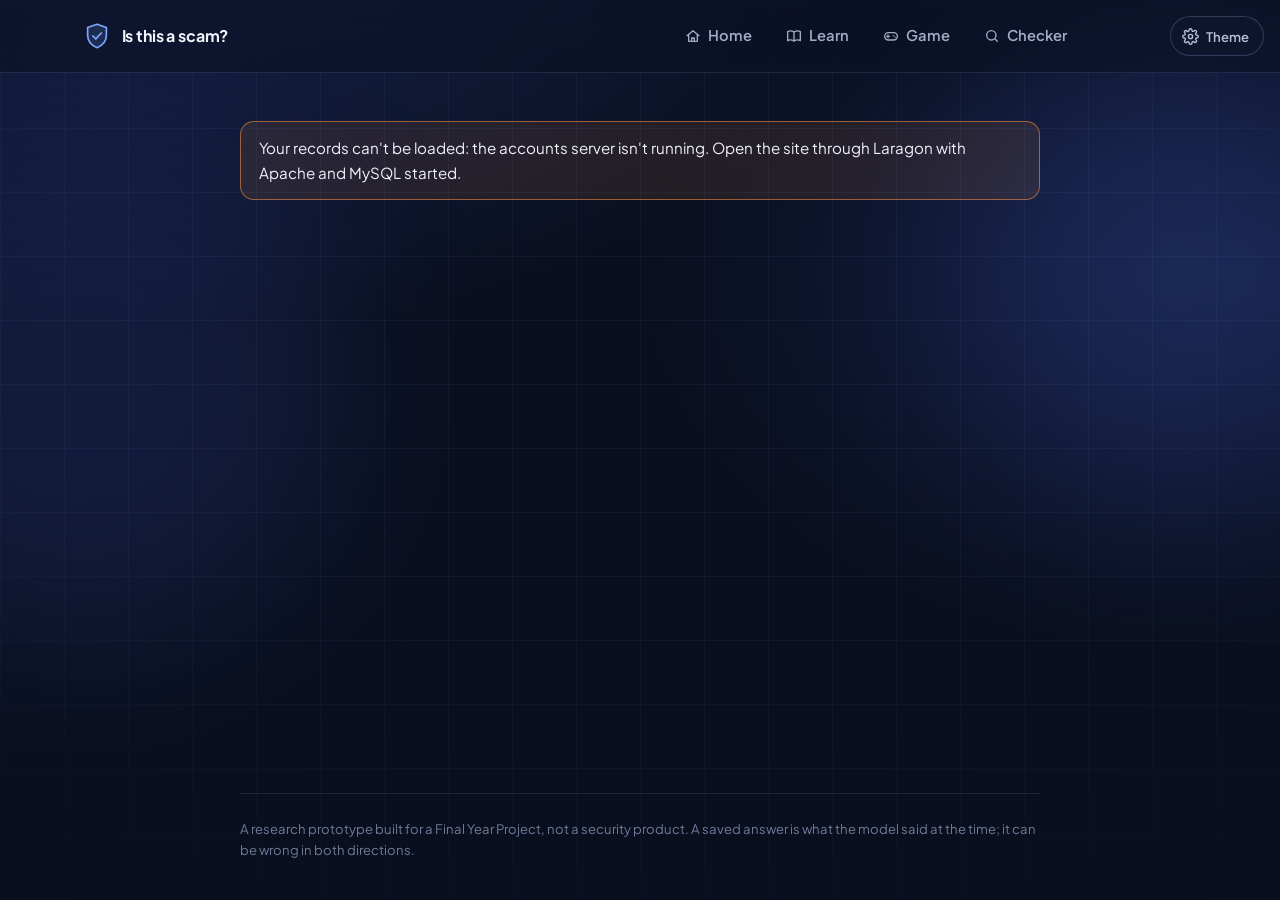
<file: web/Account.html>
<!doctype html>
<html lang="en" data-theme="default" data-bs-theme="dark">
<head>
  <meta charset="utf-8">
  <meta name="viewport" content="width=device-width, initial-scale=1">
  <title>My records — Is this a scam?</title>
  <meta name="description" content="Your saved checks and your Scam or Safe? results.">
  <meta name="theme-color" content="#0a0f1f">

  <link rel="preconnect" href="https://fonts.googleapis.com">
  <link rel="preconnect" href="https://fonts.gstatic.com" crossorigin>
  <link href="https://fonts.googleapis.com/css2?family=JetBrains+Mono:wght@400;500;600&family=Plus+Jakarta+Sans:wght@400;500;600;700&family=Sora:wght@600;700&display=swap" rel="stylesheet">

  <!-- Bootstrap 5.3.3 (grid and utilities). The integrity hash makes the browser refuse a changed file. -->
  <link rel="stylesheet"
        href="https://cdn.jsdelivr.net/npm/bootstrap@5.3.3/dist/css/bootstrap.min.css"
        integrity="sha384-QWTKZyjpPEjISv5WaRU9OFeRpok6YctnYmDr5pNlyT2bRjXh0JMhjY6hW+ALEwIH"
        crossorigin="anonymous">
  <script src="js/theme.js"></script>
  <link rel="stylesheet" href="css/theme.css">
  <link rel="stylesheet" href="css/nav.css">
  <link rel="stylesheet" href="css/account.css">
</head>
<body class="account">
  <div class="bg-layer" aria-hidden="true">
    <div class="bg-grid"></div>
    <div class="bg-glow bg-glow--left"></div>
    <div class="bg-glow bg-glow--right"></div>
  </div>

  <!-- Site header, the same on every page (styles in css/nav.css). js/auth.js adds the account link. -->
  <header class="site-nav">
    <div class="container-xl site-nav-inner">
      <a class="site-brand" href="Homepage.html">
        <svg viewBox="0 0 32 32" aria-hidden="true"><path d="M16 3.5 26 7v8.2c0 6-4.2 10.8-10 13.3C10.2 26 6 21.2 6 15.2V7z"/><path d="m11.5 16 3.2 3.2 6-6.4"/></svg>
        <span>Is this a scam?</span>
      </a>
      <nav aria-label="Main">
        <ul class="site-links">
        <li><a href="Homepage.html"><svg viewBox="0 0 24 24" aria-hidden="true"><path d="M3 11.5 12 4l9 7.5"/><path d="M5.5 9.5V20h13V9.5"/><path d="M10 20v-5h4v5"/></svg>Home</a></li>
        <li><a href="Learn.html"><svg viewBox="0 0 24 24" aria-hidden="true"><path d="M2.5 5.5C5 4 8.5 4 12 6c3.5-2 7-2 9.5-.5V19c-2.5-1.5-6-1.5-9.5.5-3.5-2-7-2-9.5-.5z"/><path d="M12 6v13.5"/></svg>Learn</a></li>
        <li><a href="Game.html"><svg viewBox="0 0 24 24" aria-hidden="true"><rect x="2.5" y="7" width="19" height="11" rx="5.5"/><path d="M7.5 10.5v4M5.5 12.5h4"/><path d="M15.5 11.5h.01M18 13.5h.01"/></svg>Game</a></li>
        <li><a href="Checker.html"><svg viewBox="0 0 24 24" aria-hidden="true"><circle cx="11" cy="11" r="7"/><path d="m20 20-3.5-3.5"/></svg>Checker</a></li>
        </ul>
      </nav>
    </div>
  </header>

  <main class="account-main">
    <p class="loading" id="loading" role="status">Loading your records…</p>
    <div class="notice notice--warn" id="error-notice" role="alert" hidden></div>

    <div id="records" hidden>
      <header class="account-intro account-intro--row">
        <div class="profile">
          <!-- Profile picture (optional). The default picture shows until one is uploaded. -->
          <div class="profile-photo">
            <img id="avatar-img" src="img/default-avatar.jpg" alt="Your profile picture" width="112" height="112">
          </div>
          <div class="profile-text">
            <span class="eyebrow"><span class="eyebrow-dot"></span>My records</span>
            <h1 class="account-title" id="hello" tabindex="-1"></h1>
            <p class="account-lead account-lead--small" id="who"></p>
            <div class="profile-actions">
              <button type="button" class="btn-soft btn-small" id="avatar-change">Upload picture</button>
              <button type="button" class="btn-ghost btn-small" id="avatar-remove" hidden>Remove picture</button>
              <input type="file" id="avatar-input" accept="image/jpeg,image/png,image/webp" hidden>
            </div>
            <p class="profile-hint" id="avatar-status" role="status">JPG, PNG or WebP, up to 2 MB. Optional.</p>
          </div>
        </div>
        <button type="button" class="btn-ghost" id="logout-button">Log out</button>
      </header>

      <dl class="stat-grid">
        <div class="stat-tile"><dt>Checks saved</dt><dd id="stat-scans">0</dd></div>
        <div class="stat-tile stat-tile--phish"><dt>Flagged as phishing</dt><dd id="stat-phishing">0</dd></div>
        <div class="stat-tile"><dt>Games played</dt><dd id="stat-games">0</dd></div>
        <div class="stat-tile stat-tile--safe"><dt>Games passed</dt><dd id="stat-passed">0</dd></div>
        <div class="stat-tile"><dt>Best game score</dt><dd id="stat-best">0</dd></div>
      </dl>

      <!-- Scam or Safe? ------------------------------------------------------------>
      <section class="record-section" aria-labelledby="games-title">
        <div class="record-head">
          <h2 class="record-title" id="games-title">Scam or Safe? attempts</h2>
          <a class="btn-soft btn-small" href="Game.html">Play again</a>
        </div>
        <p class="record-note" id="games-note"></p>
        <ol class="record-list" id="games-list"></ol>
        <p class="record-empty" id="games-empty" hidden>
          No games yet. <a href="Game.html">Play Scam or Safe?</a> and your score is saved here.
        </p>
      </section>

      <!-- Checker ----------------------------------------------------------------->
      <section class="record-section" aria-labelledby="scans-title">
        <div class="record-head">
          <h2 class="record-title" id="scans-title">Your checks</h2>
          <a class="btn-soft btn-small" href="Checker.html">Check something</a>
        </div>
        <p class="record-note" id="scans-note"></p>
        <ol class="record-list" id="scans-list"></ol>
        <p class="record-empty" id="scans-empty" hidden>
          Nothing checked yet. Anything you check in the <a href="Checker.html">Checker</a> while
          logged in shows up here.
        </p>
      </section>
    </div>
  </main>

  <footer class="site-footer">
    <p>
      A research prototype built for a Final Year Project, not a security product. A saved
      answer is what the model said at the time; it can be wrong in both directions.
    </p>
  </footer>

  <script src="js/config.js"></script>
  <script src="js/auth.js"></script>
  <script src="js/account.js"></script>
</body>
</html>
</file>
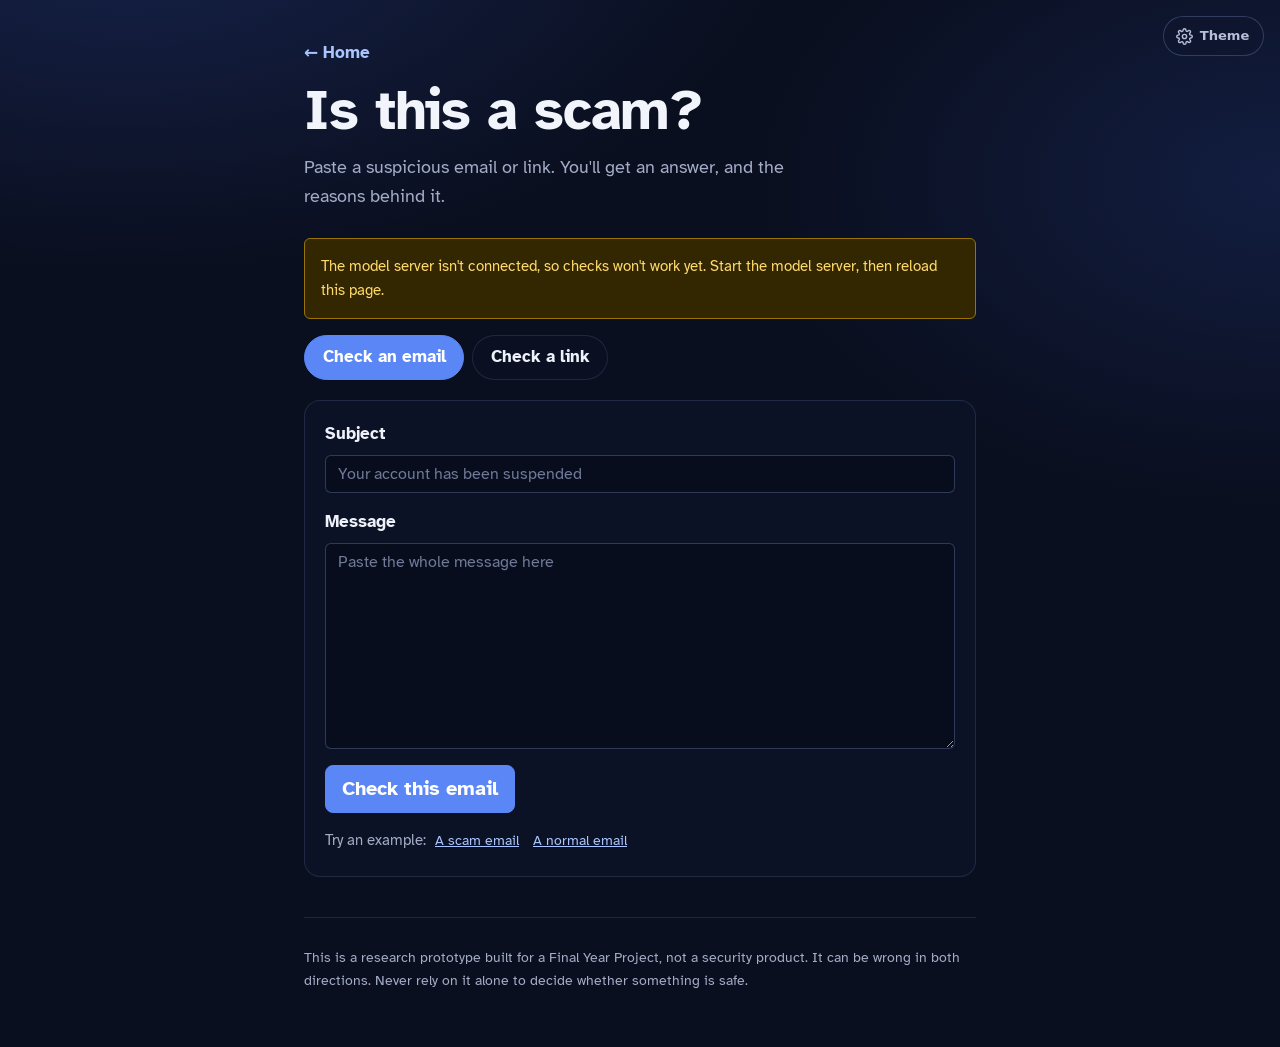
<file: web/check.html>
<!doctype html>
<html lang="en" data-theme="default" data-bs-theme="dark">
<head>
  <meta charset="utf-8">
  <meta name="viewport" content="width=device-width, initial-scale=1">
  <title>Is this a scam?</title>
  <meta name="description" content="Paste a suspicious email or link to see whether it looks like phishing, and why.">
  <meta name="theme-color" content="#0a0f1f">

  <!-- Atkinson Hyperlegible: a typeface designed to stay easy to read for everyone. -->
  <link rel="preconnect" href="https://fonts.googleapis.com">
  <link rel="preconnect" href="https://fonts.gstatic.com" crossorigin>
  <link href="https://fonts.googleapis.com/css2?family=Atkinson+Hyperlegible:wght@400;700&display=swap" rel="stylesheet">

  <!-- Bootstrap 5.3.3. The integrity hash makes the browser refuse a changed file. -->
  <link rel="stylesheet"
        href="https://cdn.jsdelivr.net/npm/bootstrap@5.3.3/dist/css/bootstrap.min.css"
        integrity="sha384-QWTKZyjpPEjISv5WaRU9OFeRpok6YctnYmDr5pNlyT2bRjXh0JMhjY6hW+ALEwIH"
        crossorigin="anonymous">
  <!-- Colour theme (Default, Dark, Light). theme.js runs before the page is drawn, so
       the saved theme shows from the first frame; theme.css holds the colours. -->
  <script src="js/theme.js"></script>
  <link rel="stylesheet" href="css/theme.css">
  <link rel="stylesheet" href="css/style.css">
</head>
<body>
  <main class="page">
    <header class="page-header">
      <a class="back-home" href="index.html">&larr; Home</a>
      <h1 class="page-title">Is this a scam?</h1>
      <p class="page-lead">Paste a suspicious email or link. You'll get an answer, and the reasons behind it.</p>
    </header>

    <!-- Shown only when the model server can't be reached. -->
    <div id="server-status" class="alert alert-warning server-status" role="status" hidden></div>

    <ul class="nav nav-pills check-tabs" id="check-tabs" role="tablist">
      <li class="nav-item" role="presentation">
        <button class="nav-link active" id="email-tab" data-bs-toggle="pill" data-bs-target="#email-pane"
                type="button" role="tab" aria-controls="email-pane" aria-selected="true">Check an email</button>
      </li>
      <li class="nav-item" role="presentation">
        <button class="nav-link" id="url-tab" data-bs-toggle="pill" data-bs-target="#url-pane"
                type="button" role="tab" aria-controls="url-pane" aria-selected="false">Check a link</button>
      </li>
    </ul>

    <div class="tab-content">
      <!-- Email ------------------------------------------------------------------>
      <section class="tab-pane fade show active" id="email-pane" role="tabpanel" aria-labelledby="email-tab" tabindex="0">
        <form id="email-form" class="check-form" novalidate>
          <div class="mb-3">
            <label for="email-subject" class="form-label">Subject</label>
            <input type="text" class="form-control" id="email-subject" autocomplete="off"
                   placeholder="Your account has been suspended">
          </div>
          <div class="mb-3">
            <label for="email-body" class="form-label">Message</label>
            <textarea class="form-control" id="email-body" rows="8"
                      placeholder="Paste the whole message here"></textarea>
          </div>
          <div class="form-actions">
            <button type="submit" class="btn btn-primary btn-lg" id="email-check">Check this email</button>
          </div>
          <div class="examples">
            <span class="examples-label">Try an example:</span>
            <button type="button" class="btn btn-link btn-sm" data-example="email-scam">A scam email</button>
            <button type="button" class="btn btn-link btn-sm" data-example="email-normal">A normal email</button>
          </div>
        </form>

        <div id="email-result" class="result-area" aria-live="polite"></div>

        <div id="email-explain-block" class="explain-block" hidden>
          <button type="button" class="btn btn-outline-primary" id="email-explain">Explain why</button>
          <p class="explain-note">This re-reads the email many times to see which words matter, so it can take a little while.</p>
        </div>
        <div id="email-explanation" class="result-area" aria-live="polite"></div>
      </section>

      <!-- Link ------------------------------------------------------------------->
      <section class="tab-pane fade" id="url-pane" role="tabpanel" aria-labelledby="url-tab" tabindex="0">
        <form id="url-form" class="check-form" novalidate>
          <div class="mb-3">
            <label for="url-input" class="form-label">Web address</label>
            <input type="text" class="form-control form-control-lg" id="url-input" autocomplete="off"
                   inputmode="url" placeholder="example.com/login">
          </div>
          <div class="form-actions">
            <button type="submit" class="btn btn-primary btn-lg" id="url-check">Check this link</button>
          </div>
          <div class="examples">
            <span class="examples-label">Try an example:</span>
            <button type="button" class="btn btn-link btn-sm" data-example="url-scam">A scam link</button>
            <button type="button" class="btn btn-link btn-sm" data-example="url-normal">A normal link</button>
          </div>
        </form>

        <div id="url-result" class="result-area" aria-live="polite"></div>
        <div id="url-explanation" class="result-area" aria-live="polite"></div>
      </section>
    </div>

    <footer class="page-footer">
      <p id="model-info" class="model-info"></p>
      <p class="disclaimer">
        This is a research prototype built for a Final Year Project, not a security product.
        It can be wrong in both directions. Never rely on it alone to decide whether something is safe.
      </p>
    </footer>
  </main>

  <script src="https://cdn.jsdelivr.net/npm/bootstrap@5.3.3/dist/js/bootstrap.bundle.min.js"
          integrity="sha384-YvpcrYf0tY3lHB60NNkmXc5s9fDVZLESaAA55NDzOxhy9GkcIdslK1eN7N6jIeHz"
          crossorigin="anonymous"></script>
  <script src="js/config.js"></script>
  <script src="js/app.js"></script>
  <script>
    // Open the link tab when the page is reached as check.html#url (the landing page's button).
    if (location.hash === "#url") {
      bootstrap.Tab.getOrCreateInstance(document.getElementById("url-tab")).show();
    }
  </script>
</body>
</html>
</file>
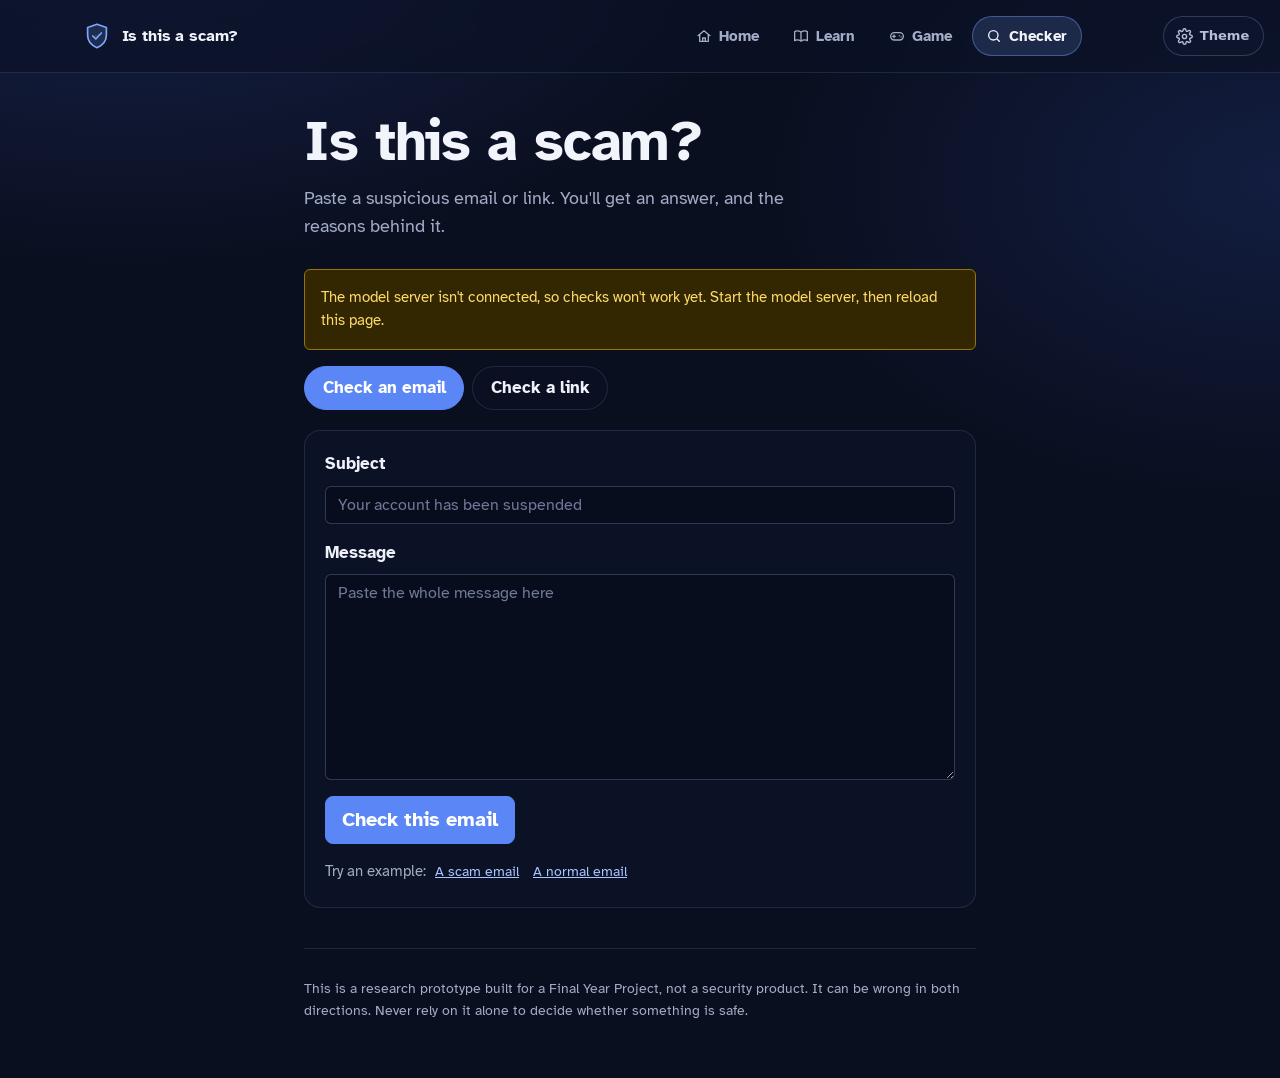
<file: web/Checker.html>
<!doctype html>
<html lang="en" data-theme="default" data-bs-theme="dark">
<head>
  <meta charset="utf-8">
  <meta name="viewport" content="width=device-width, initial-scale=1">
  <title>Is this a scam?</title>
  <meta name="description" content="Paste a suspicious email or link to see whether it looks like phishing, and why.">
  <meta name="theme-color" content="#0a0f1f">

  <!-- Atkinson Hyperlegible: a typeface designed to stay easy to read for everyone. -->
  <link rel="preconnect" href="https://fonts.googleapis.com">
  <link rel="preconnect" href="https://fonts.gstatic.com" crossorigin>
  <link href="https://fonts.googleapis.com/css2?family=Atkinson+Hyperlegible:wght@400;700&display=swap" rel="stylesheet">

  <!-- Bootstrap 5.3.3. The integrity hash makes the browser refuse a changed file. -->
  <link rel="stylesheet"
        href="https://cdn.jsdelivr.net/npm/bootstrap@5.3.3/dist/css/bootstrap.min.css"
        integrity="sha384-QWTKZyjpPEjISv5WaRU9OFeRpok6YctnYmDr5pNlyT2bRjXh0JMhjY6hW+ALEwIH"
        crossorigin="anonymous">
  <!-- Colour theme (Default, Dark, Light). theme.js runs before the page is drawn, so
       the saved theme shows from the first frame; theme.css holds the colours. -->
  <script src="js/theme.js"></script>
  <link rel="stylesheet" href="css/theme.css">
  <link rel="stylesheet" href="css/nav.css">
  <link rel="stylesheet" href="css/checker.css">
</head>
<body>
  <!-- Site header, the same on every page (styles in css/nav.css). -->
  <header class="site-nav">
    <div class="container-xl site-nav-inner">
      <a class="site-brand" href="Homepage.html">
        <svg viewBox="0 0 32 32" aria-hidden="true"><path d="M16 3.5 26 7v8.2c0 6-4.2 10.8-10 13.3C10.2 26 6 21.2 6 15.2V7z"/><path d="m11.5 16 3.2 3.2 6-6.4"/></svg>
        <span>Is this a scam?</span>
      </a>
      <nav aria-label="Main">
        <ul class="site-links">
        <li><a href="Homepage.html"><svg viewBox="0 0 24 24" aria-hidden="true"><path d="M3 11.5 12 4l9 7.5"/><path d="M5.5 9.5V20h13V9.5"/><path d="M10 20v-5h4v5"/></svg>Home</a></li>
        <li><a href="Learn.html"><svg viewBox="0 0 24 24" aria-hidden="true"><path d="M2.5 5.5C5 4 8.5 4 12 6c3.5-2 7-2 9.5-.5V19c-2.5-1.5-6-1.5-9.5.5-3.5-2-7-2-9.5-.5z"/><path d="M12 6v13.5"/></svg>Learn</a></li>
        <li><a href="Game.html"><svg viewBox="0 0 24 24" aria-hidden="true"><rect x="2.5" y="7" width="19" height="11" rx="5.5"/><path d="M7.5 10.5v4M5.5 12.5h4"/><path d="M15.5 11.5h.01M18 13.5h.01"/></svg>Game</a></li>
        <li><a href="Checker.html" aria-current="page"><svg viewBox="0 0 24 24" aria-hidden="true"><circle cx="11" cy="11" r="7"/><path d="m20 20-3.5-3.5"/></svg>Checker</a></li>
        </ul>
      </nav>
    </div>
  </header>

  <main class="page">
    <header class="page-header">
      <h1 class="page-title">Is this a scam?</h1>
      <p class="page-lead">Paste a suspicious email or link. You'll get an answer, and the reasons behind it.</p>
    </header>

    <!-- Shown only when the model server can't be reached. -->
    <div id="server-status" class="alert alert-warning server-status" role="status" hidden></div>

    <ul class="nav nav-pills check-tabs" id="check-tabs" role="tablist">
      <li class="nav-item" role="presentation">
        <button class="nav-link active" id="email-tab" data-bs-toggle="pill" data-bs-target="#email-pane"
                type="button" role="tab" aria-controls="email-pane" aria-selected="true">Check an email</button>
      </li>
      <li class="nav-item" role="presentation">
        <button class="nav-link" id="url-tab" data-bs-toggle="pill" data-bs-target="#url-pane"
                type="button" role="tab" aria-controls="url-pane" aria-selected="false">Check a link</button>
      </li>
    </ul>

    <div class="tab-content">
      <!-- Email ------------------------------------------------------------------>
      <section class="tab-pane fade show active" id="email-pane" role="tabpanel" aria-labelledby="email-tab" tabindex="0">
        <form id="email-form" class="check-form" novalidate>
          <div class="mb-3">
            <label for="email-subject" class="form-label">Subject</label>
            <input type="text" class="form-control" id="email-subject" autocomplete="off"
                   placeholder="Your account has been suspended">
          </div>
          <div class="mb-3">
            <label for="email-body" class="form-label">Message</label>
            <textarea class="form-control" id="email-body" rows="8"
                      placeholder="Paste the whole message here"></textarea>
          </div>
          <div class="form-actions">
            <button type="submit" class="btn btn-primary btn-lg" id="email-check">Check this email</button>
          </div>
          <div class="examples">
            <span class="examples-label">Try an example:</span>
            <button type="button" class="btn btn-link btn-sm" data-example="email-scam">A scam email</button>
            <button type="button" class="btn btn-link btn-sm" data-example="email-normal">A normal email</button>
          </div>
        </form>

        <div id="email-result" class="result-area" aria-live="polite"></div>

        <div id="email-explain-block" class="explain-block" hidden>
          <button type="button" class="btn btn-outline-primary" id="email-explain">Explain why</button>
          <p class="explain-note">This re-reads the email many times to see which words matter, so it can take a little while.</p>
        </div>
        <div id="email-explanation" class="result-area" aria-live="polite"></div>
      </section>

      <!-- Link ------------------------------------------------------------------->
      <section class="tab-pane fade" id="url-pane" role="tabpanel" aria-labelledby="url-tab" tabindex="0">
        <form id="url-form" class="check-form" novalidate>
          <div class="mb-3">
            <label for="url-input" class="form-label">Web address</label>
            <input type="text" class="form-control form-control-lg" id="url-input" autocomplete="off"
                   inputmode="url" placeholder="example.com/login">
          </div>
          <div class="form-actions">
            <button type="submit" class="btn btn-primary btn-lg" id="url-check">Check this link</button>
          </div>
          <div class="examples">
            <span class="examples-label">Try an example:</span>
            <button type="button" class="btn btn-link btn-sm" data-example="url-scam">A scam link</button>
            <button type="button" class="btn btn-link btn-sm" data-example="url-normal">A normal link</button>
          </div>
        </form>

        <div id="url-result" class="result-area" aria-live="polite"></div>
        <div id="url-explanation" class="result-area" aria-live="polite"></div>
      </section>
    </div>

    <footer class="page-footer">
      <p id="model-info" class="model-info"></p>
      <p class="disclaimer">
        This is a research prototype built for a Final Year Project, not a security product.
        It can be wrong in both directions. Never rely on it alone to decide whether something is safe.
      </p>
    </footer>
  </main>

  <script src="https://cdn.jsdelivr.net/npm/bootstrap@5.3.3/dist/js/bootstrap.bundle.min.js"
          integrity="sha384-YvpcrYf0tY3lHB60NNkmXc5s9fDVZLESaAA55NDzOxhy9GkcIdslK1eN7N6jIeHz"
          crossorigin="anonymous"></script>
  <script src="js/config.js"></script>
  <!-- Accounts (optional): saves each answer to My records when logged in. -->
  <script src="js/auth.js"></script>
  <script src="js/checker.js"></script>
</body>
</html>
</file>
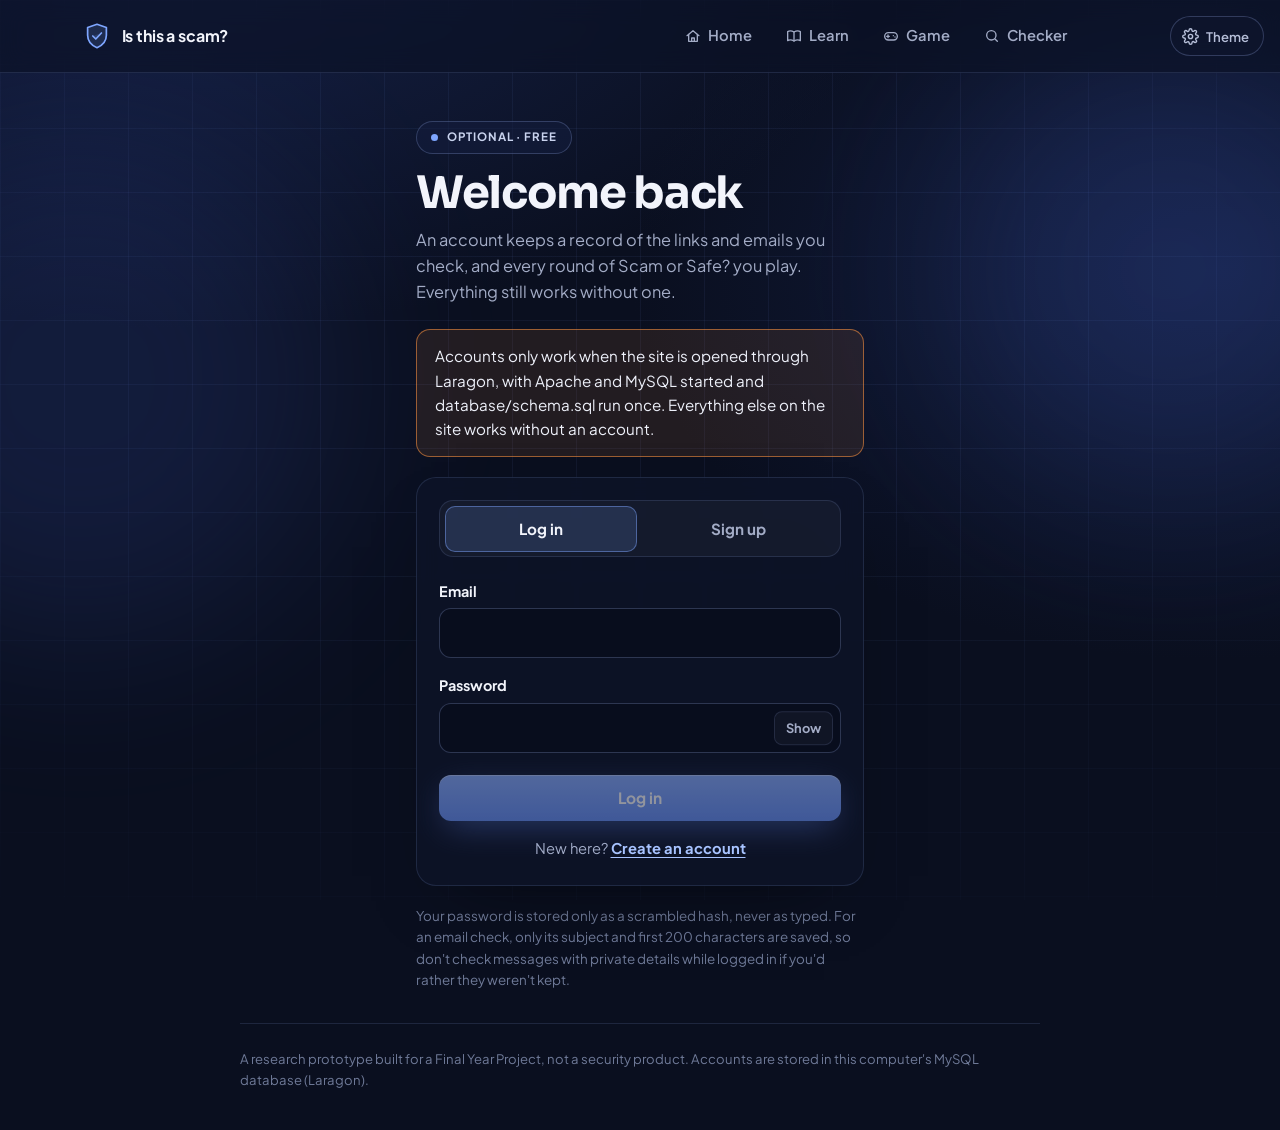
<file: web/Login.html>
<!doctype html>
<html lang="en" data-theme="default" data-bs-theme="dark">
<head>
  <meta charset="utf-8">
  <meta name="viewport" content="width=device-width, initial-scale=1">
  <title>Log in — Is this a scam?</title>
  <meta name="description" content="Log in or create a free account to keep a record of your checks and your game results.">
  <meta name="theme-color" content="#0a0f1f">

  <!-- Same fonts as the other pages: Sora for headings, Plus Jakarta Sans for text. -->
  <link rel="preconnect" href="https://fonts.googleapis.com">
  <link rel="preconnect" href="https://fonts.gstatic.com" crossorigin>
  <link href="https://fonts.googleapis.com/css2?family=JetBrains+Mono:wght@400;500;600&family=Plus+Jakarta+Sans:wght@400;500;600;700&family=Sora:wght@600;700&display=swap" rel="stylesheet">

  <!-- Bootstrap 5.3.3 (grid and utilities). The integrity hash makes the browser refuse a changed file. -->
  <link rel="stylesheet"
        href="https://cdn.jsdelivr.net/npm/bootstrap@5.3.3/dist/css/bootstrap.min.css"
        integrity="sha384-QWTKZyjpPEjISv5WaRU9OFeRpok6YctnYmDr5pNlyT2bRjXh0JMhjY6hW+ALEwIH"
        crossorigin="anonymous">
  <!-- Colour theme (Default, Dark, Light), shared by every page. -->
  <script src="js/theme.js"></script>
  <link rel="stylesheet" href="css/theme.css">
  <link rel="stylesheet" href="css/nav.css">
  <link rel="stylesheet" href="css/account.css">
</head>
<body class="account">
  <!-- Background: grid and glow, the same as the other pages. Purely decorative. -->
  <div class="bg-layer" aria-hidden="true">
    <div class="bg-grid"></div>
    <div class="bg-glow bg-glow--left"></div>
    <div class="bg-glow bg-glow--right"></div>
  </div>

  <!-- Site header, the same on every page (styles in css/nav.css). js/auth.js adds the account link. -->
  <header class="site-nav">
    <div class="container-xl site-nav-inner">
      <a class="site-brand" href="Homepage.html">
        <svg viewBox="0 0 32 32" aria-hidden="true"><path d="M16 3.5 26 7v8.2c0 6-4.2 10.8-10 13.3C10.2 26 6 21.2 6 15.2V7z"/><path d="m11.5 16 3.2 3.2 6-6.4"/></svg>
        <span>Is this a scam?</span>
      </a>
      <nav aria-label="Main">
        <ul class="site-links">
        <li><a href="Homepage.html"><svg viewBox="0 0 24 24" aria-hidden="true"><path d="M3 11.5 12 4l9 7.5"/><path d="M5.5 9.5V20h13V9.5"/><path d="M10 20v-5h4v5"/></svg>Home</a></li>
        <li><a href="Learn.html"><svg viewBox="0 0 24 24" aria-hidden="true"><path d="M2.5 5.5C5 4 8.5 4 12 6c3.5-2 7-2 9.5-.5V19c-2.5-1.5-6-1.5-9.5.5-3.5-2-7-2-9.5-.5z"/><path d="M12 6v13.5"/></svg>Learn</a></li>
        <li><a href="Game.html"><svg viewBox="0 0 24 24" aria-hidden="true"><rect x="2.5" y="7" width="19" height="11" rx="5.5"/><path d="M7.5 10.5v4M5.5 12.5h4"/><path d="M15.5 11.5h.01M18 13.5h.01"/></svg>Game</a></li>
        <li><a href="Checker.html"><svg viewBox="0 0 24 24" aria-hidden="true"><circle cx="11" cy="11" r="7"/><path d="m20 20-3.5-3.5"/></svg>Checker</a></li>
        </ul>
      </nav>
    </div>
  </header>

  <main class="account-main account-main--narrow">
    <header class="account-intro">
      <span class="eyebrow"><span class="eyebrow-dot"></span>Optional &middot; free</span>
      <h1 class="account-title" id="auth-title">Welcome back</h1>
      <p class="account-lead">
        An account keeps a record of the links and emails you check, and every round of
        Scam or Safe? you play. Everything still works without one.
      </p>
    </header>

    <!-- Shown when the accounts server (PHP + MySQL in Laragon) can't be reached. -->
    <div class="notice notice--warn" id="server-notice" role="status" hidden></div>

    <section class="auth-card" aria-labelledby="auth-title">
      <div class="auth-switch" role="tablist" aria-label="Log in or sign up">
        <button type="button" class="auth-tab" id="tab-login" role="tab"
                aria-selected="true" aria-controls="login-form">Log in</button>
        <button type="button" class="auth-tab" id="tab-signup" role="tab"
                aria-selected="false" aria-controls="signup-form" tabindex="-1">Sign up</button>
      </div>

      <!-- Log in ---------------------------------------------------------------->
      <form class="auth-form" id="login-form" role="tabpanel" aria-labelledby="tab-login" novalidate>
        <div class="form-error" id="login-error" role="alert" hidden></div>

        <div class="field">
          <label class="field-label" for="login-email">Email</label>
          <input class="field-input" type="email" id="login-email" name="email"
                 autocomplete="email" inputmode="email" maxlength="254" required>
          <p class="field-error" id="login-email-error" hidden></p>
        </div>

        <div class="field">
          <label class="field-label" for="login-password">Password</label>
          <div class="password-wrap">
            <input class="field-input" type="password" id="login-password" name="password"
                   autocomplete="current-password" maxlength="72" required>
            <button type="button" class="password-toggle" data-toggle-for="login-password"
                    aria-pressed="false">Show</button>
          </div>
          <p class="field-error" id="login-password-error" hidden></p>
        </div>

        <button type="submit" class="btn-glow btn-block" id="login-submit">Log in</button>
        <p class="auth-switch-line">New here? <button type="button" class="link-button" data-go="signup">Create an account</button></p>
      </form>

      <!-- Sign up --------------------------------------------------------------->
      <form class="auth-form" id="signup-form" role="tabpanel" aria-labelledby="tab-signup" novalidate hidden>
        <div class="form-error" id="signup-error" role="alert" hidden></div>

        <div class="field-row">
          <div class="field">
            <label class="field-label" for="signup-first">First name</label>
            <input class="field-input" type="text" id="signup-first" name="first_name"
                   autocomplete="given-name" maxlength="50" required>
            <p class="field-error" id="signup-first_name-error" hidden></p>
          </div>
          <div class="field">
            <label class="field-label" for="signup-last">Last name</label>
            <input class="field-input" type="text" id="signup-last" name="last_name"
                   autocomplete="family-name" maxlength="50" required>
            <p class="field-error" id="signup-last_name-error" hidden></p>
          </div>
        </div>

        <div class="field">
          <label class="field-label" for="signup-email">Email</label>
          <input class="field-input" type="email" id="signup-email" name="email"
                 autocomplete="email" inputmode="email" maxlength="254" required>
          <p class="field-error" id="signup-email-error" hidden></p>
        </div>

        <div class="field">
          <label class="field-label" for="signup-password">Password</label>
          <div class="password-wrap">
            <input class="field-input" type="password" id="signup-password" name="password"
                   autocomplete="new-password" minlength="8" maxlength="72" required
                   aria-describedby="signup-password-hint">
            <button type="button" class="password-toggle" data-toggle-for="signup-password"
                    aria-pressed="false">Show</button>
          </div>
          <p class="field-hint" id="signup-password-hint">At least 8 characters. A short sentence is easy to remember and hard to guess.</p>
          <p class="field-error" id="signup-password-error" hidden></p>
        </div>

        <button type="submit" class="btn-glow btn-block" id="signup-submit">Create my account</button>
        <p class="auth-switch-line">Already have one? <button type="button" class="link-button" data-go="login">Log in</button></p>
      </form>
    </section>

    <p class="privacy-note">
      Your password is stored only as a scrambled hash, never as typed. For an email check,
      only its subject and first 200 characters are saved, so don't check messages with
      private details while logged in if you'd rather they weren't kept.
    </p>
  </main>

  <footer class="site-footer">
    <p>
      A research prototype built for a Final Year Project, not a security product. Accounts are
      stored in this computer's MySQL database (Laragon).
    </p>
  </footer>

  <script src="js/config.js"></script>
  <script src="js/auth.js"></script>
  <script src="js/login.js"></script>
</body>
</html>
</file>
<file: web/css/theme.css>
/* Is this a scam? -- the three colour themes, shared by every page.
 *
 *   default  the homepage's navy "research console" look
 *   dark     the same layout on near-black, with less blue
 *   light    a light page for bright rooms and printing
 *
 * js/theme.js puts the chosen theme on <html data-theme="...">, and the
 * settings button lets the visitor change it. Every colour the pages use is
 * a variable here, so a theme is only a list of values.
 *
 * Whatever the theme, red always means "towards phishing", amber "a weaker
 * warning sign" and green "towards legitimate".
 */

/* --- Default: navy (the homepage's original colours) ----------------------- */

:root,
:root[data-theme="default"] {
  color-scheme: dark;

  --bg: #0a0f1f;
  --bg-glow-1: #16224a;
  --bg-glow-2: #121d40;
  --grid-line: rgba(120, 150, 230, 0.075);
  --glow-a: rgba(70, 100, 220, 0.28);
  --glow-b: rgba(90, 130, 255, 0.22);
  --glow-opacity: 0.55;
  --star: #a9c4ff;

  --panel: rgba(14, 20, 40, 0.78);
  --surface: #0f162c;
  --surface-glass: rgba(12, 18, 38, 0.65);
  --row: rgba(255, 255, 255, 0.035);
  --input-bg: rgba(8, 12, 26, 0.7);
  --input-ink: #d6dcef;
  --line: rgba(140, 160, 220, 0.16);
  --line-strong: rgba(140, 160, 220, 0.28);

  --ink: #eef1fa;
  --ink-strong: #f2f4fb;
  --ink-soft: #a3acc6;
  --ink-mute: #6f7a98;
  --ink-chip: #b6bfd8;
  --ink-row: #c4cbe0;
  --ink-eyebrow: #c9d3ee;
  --ink-lead-strong: #dfe5f6;

  --accent: #7ea6ff;
  --accent-2: #a9c4ff;
  --accent-rgb: 126, 166, 255;
  --word-gradient: linear-gradient(100deg, #8fb2ff 0%, #c7d8ff 55%, #8fb2ff 100%);

  --action: #5b86f5;
  --action-dark: #4a73de;
  --action-ink: #ffffff;
  --action-rgb: 110, 150, 255;
  --btn-top: #8bafff;
  --btn-bottom: #6a93f7;
  --ghost-bg: rgba(10, 15, 31, 0.55);
  --ghost-hover-bg: rgba(30, 42, 80, 0.55);
  --chip-bg: rgba(16, 23, 46, 0.6);
  --eyebrow-bg: rgba(20, 30, 62, 0.55);

  --monitor-bg: linear-gradient(180deg, rgba(18, 25, 50, 0.92), rgba(11, 16, 34, 0.92));
  --monitor-shadow: 0 30px 80px -30px rgba(40, 70, 170, 0.6), 0 0 60px -20px rgba(110, 150, 255, 0.35);
  --monitor-edge: rgba(160, 190, 255, 0.9);
  --shield-filter: none;

  --phish: #ff4d5e;
  --phish-ink: #ff6b79;
  --phish-soft: rgba(255, 77, 94, 0.14);
  --phish-line: rgba(255, 77, 94, 0.45);
  --phish-glow: rgba(255, 77, 94, 0.35);
  --warn: #ff9440;
  --safe: #34d399;
  --safe-ink: #4fe0ac;
  --safe-soft: rgba(52, 211, 153, 0.13);
  --safe-line: rgba(52, 211, 153, 0.4);
  --safe-glow: rgba(52, 211, 153, 0.3);
  --track: rgba(255, 255, 255, 0.08);

  --bs-link-color-rgb: 169, 196, 255;
  --bs-link-hover-color-rgb: 199, 216, 255;
}

/* --- Dark: near-black and neutral ---------------------------------------------- */

:root[data-theme="dark"] {
  color-scheme: dark;

  --bg: #060607;
  --bg-glow-1: #131317;
  --bg-glow-2: #101013;
  --grid-line: rgba(255, 255, 255, 0.04);
  --glow-a: rgba(90, 110, 170, 0.14);
  --glow-b: rgba(110, 130, 200, 0.1);
  --glow-opacity: 0.5;
  --star: #c9cbd4;

  --panel: rgba(20, 20, 24, 0.82);
  --surface: #131316;
  --surface-glass: rgba(18, 18, 21, 0.72);
  --row: rgba(255, 255, 255, 0.035);
  --input-bg: rgba(0, 0, 0, 0.55);
  --input-ink: #dcdce2;
  --line: rgba(255, 255, 255, 0.09);
  --line-strong: rgba(255, 255, 255, 0.16);

  --ink: #ececef;
  --ink-strong: #f5f5f7;
  --ink-soft: #a1a1ab;
  --ink-mute: #6c6c76;
  --ink-chip: #b9b9c2;
  --ink-row: #c8c8cf;
  --ink-eyebrow: #d0d0d7;
  --ink-lead-strong: #e6e6ea;

  --accent: #7ea6ff;
  --accent-2: #a9c4ff;
  --accent-rgb: 126, 166, 255;
  --word-gradient: linear-gradient(100deg, #8fb2ff 0%, #d6e2ff 55%, #8fb2ff 100%);

  --action: #5b86f5;
  --action-dark: #4a73de;
  --action-ink: #ffffff;
  --action-rgb: 110, 150, 255;
  --btn-top: #86aaff;
  --btn-bottom: #6089f2;
  --ghost-bg: rgba(0, 0, 0, 0.45);
  --ghost-hover-bg: rgba(40, 40, 48, 0.6);
  --chip-bg: rgba(22, 22, 26, 0.7);
  --eyebrow-bg: rgba(26, 26, 31, 0.7);

  --monitor-bg: linear-gradient(180deg, rgba(24, 24, 28, 0.94), rgba(12, 12, 14, 0.94));
  --monitor-shadow: 0 30px 80px -30px rgba(0, 0, 0, 0.9), 0 0 50px -24px rgba(110, 140, 220, 0.25);
  --monitor-edge: rgba(200, 210, 240, 0.6);
  --shield-filter: none;

  --phish: #ff4d5e;
  --phish-ink: #ff6b79;
  --phish-soft: rgba(255, 77, 94, 0.13);
  --phish-line: rgba(255, 77, 94, 0.45);
  --phish-glow: rgba(255, 77, 94, 0.3);
  --warn: #ff9440;
  --safe: #34d399;
  --safe-ink: #4fe0ac;
  --safe-soft: rgba(52, 211, 153, 0.12);
  --safe-line: rgba(52, 211, 153, 0.4);
  --safe-glow: rgba(52, 211, 153, 0.25);
  --track: rgba(255, 255, 255, 0.08);

  --bs-link-color-rgb: 169, 196, 255;
  --bs-link-hover-color-rgb: 199, 216, 255;
}

/* --- Light ----------------------------------------------------------------------- */

:root[data-theme="light"] {
  color-scheme: light;

  --bg: #f4f6fb;
  --bg-glow-1: #dfe7fb;
  --bg-glow-2: #e7ecfa;
  --grid-line: rgba(40, 70, 160, 0.07);
  --glow-a: rgba(110, 140, 255, 0.2);
  --glow-b: rgba(130, 160, 255, 0.16);
  --glow-opacity: 0.6;
  --star: #6f8fe0;

  --panel: rgba(255, 255, 255, 0.85);
  --surface: #ffffff;
  --surface-glass: rgba(255, 255, 255, 0.78);
  --row: rgba(30, 50, 110, 0.035);
  --input-bg: #f3f6fc;
  --input-ink: #1d2642;
  --line: rgba(30, 45, 90, 0.12);
  --line-strong: rgba(30, 45, 90, 0.2);

  --ink: #141b33;
  --ink-strong: #0f1630;
  --ink-soft: #4a5573;
  --ink-mute: #66718e;
  --ink-chip: #3c4766;
  --ink-row: #2f3a58;
  --ink-eyebrow: #2c3a63;
  --ink-lead-strong: #141b33;

  --accent: #3d6be0;
  --accent-2: #2f57c4;
  --accent-rgb: 61, 107, 224;
  --word-gradient: linear-gradient(100deg, #2f5bd8 0%, #7c9cf0 55%, #2f5bd8 100%);

  --action: #3a63d8;
  --action-dark: #2d50b8;
  --action-ink: #ffffff;
  --action-rgb: 58, 99, 216;
  --btn-top: #6f97ff;
  --btn-bottom: #4672ea;
  --ghost-bg: rgba(255, 255, 255, 0.7);
  --ghost-hover-bg: #ffffff;
  --chip-bg: rgba(255, 255, 255, 0.75);
  --eyebrow-bg: rgba(255, 255, 255, 0.75);

  --monitor-bg: linear-gradient(180deg, #ffffff, #f6f8fd);
  --monitor-shadow: 0 30px 70px -32px rgba(40, 70, 160, 0.35), 0 0 0 1px rgba(255, 255, 255, 0.6) inset;
  --monitor-edge: rgba(90, 130, 240, 0.7);
  --shield-filter: brightness(0.62) saturate(1.6);

  --phish: #e0283b;
  --phish-ink: #c81d30;
  --phish-soft: rgba(224, 40, 59, 0.09);
  --phish-line: rgba(224, 40, 59, 0.4);
  --phish-glow: rgba(224, 40, 59, 0.18);
  --warn: #e07010;
  --safe: #13935f;
  --safe-ink: #0f7d50;
  --safe-soft: rgba(19, 147, 95, 0.1);
  --safe-line: rgba(19, 147, 95, 0.4);
  --safe-glow: rgba(19, 147, 95, 0.15);
  --track: rgba(20, 30, 70, 0.08);

  --bs-link-color-rgb: 46, 74, 190;
  --bs-link-hover-color-rgb: 33, 55, 150;
}

/* Bootstrap reads link colours from these; derived from the theme's values above. */
:root[data-theme] {
  --bs-link-color: rgb(var(--bs-link-color-rgb));
  --bs-link-hover-color: rgb(var(--bs-link-hover-color-rgb));
}

/* --- The settings button and its panel (built by js/theme.js) ------------------- */

.theme-settings {
  position: absolute;
  top: 1rem;
  right: 1rem;
  z-index: 30;
  font-family: var(--font-body, system-ui, sans-serif);
}

.theme-toggle {
  display: inline-flex;
  align-items: center;
  gap: 0.45rem;
  height: 40px;
  padding: 0 0.85rem 0 0.7rem;
  border: 1px solid var(--line-strong);
  border-radius: 999px;
  background: var(--chip-bg);
  color: var(--ink-chip);
  font: inherit;
  font-size: 0.82rem;
  font-weight: 600;
  backdrop-filter: blur(8px);
  -webkit-backdrop-filter: blur(8px);
  cursor: pointer;
  transition: border-color 0.2s ease, color 0.2s ease, background 0.2s ease;
}
.theme-toggle:hover,
.theme-toggle[aria-expanded="true"] {
  color: var(--ink);
  border-color: rgba(var(--accent-rgb), 0.55);
}
.theme-toggle:focus-visible,
.theme-option:focus-visible {
  outline: 2px solid var(--accent);
  outline-offset: 2px;
}
.theme-toggle svg {
  width: 17px;
  height: 17px;
  fill: none;
  stroke: currentColor;
  stroke-width: 2;
  stroke-linecap: round;
  stroke-linejoin: round;
  transition: transform 0.4s ease;
}
.theme-toggle[aria-expanded="true"] svg { transform: rotate(60deg); }

.theme-panel {
  position: absolute;
  top: calc(100% + 0.5rem);
  right: 0;
  width: 260px;
  padding: 0.85rem;
  border: 1px solid var(--line-strong);
  border-radius: 16px;
  background: var(--surface);
  box-shadow: 0 24px 60px -24px rgba(0, 0, 0, 0.55);
  color: var(--ink);
  transform-origin: top right;
  animation: theme-panel-in 0.18s ease-out;
}
.theme-panel[hidden] { display: none; }

@keyframes theme-panel-in {
  from { opacity: 0; transform: translateY(-4px) scale(0.98); }
  to { opacity: 1; transform: none; }
}

.theme-panel-title {
  margin: 0 0 0.15rem;
  font-size: 0.7rem;
  font-weight: 700;
  letter-spacing: 0.09em;
  text-transform: uppercase;
  color: var(--ink-mute);
}
.theme-panel-note {
  margin: 0 0 0.7rem;
  font-size: 0.78rem;
  color: var(--ink-soft);
}

.theme-options {
  display: grid;
  gap: 0.4rem;
}

.theme-option {
  display: flex;
  align-items: center;
  gap: 0.7rem;
  width: 100%;
  padding: 0.55rem 0.65rem;
  border: 1px solid var(--line);
  border-radius: 11px;
  background: var(--row);
  color: var(--ink);
  font: inherit;
  font-size: 0.88rem;
  font-weight: 600;
  text-align: left;
  cursor: pointer;
  transition: border-color 0.2s ease, background 0.2s ease;
}
.theme-option:hover { border-color: var(--line-strong); }
.theme-option[aria-checked="true"] {
  border-color: rgba(var(--accent-rgb), 0.7);
  background: rgba(var(--accent-rgb), 0.1);
}

.theme-swatch {
  flex: none;
  width: 26px;
  height: 26px;
  border-radius: 8px;
  border: 1px solid rgba(128, 128, 128, 0.35);
  position: relative;
  overflow: hidden;
}
.theme-swatch::after {
  /* a small accent dot, like the pill on each page */
  content: "";
  position: absolute;
  right: 4px;
  bottom: 4px;
  width: 7px;
  height: 7px;
  border-radius: 50%;
}
.theme-swatch--default { background: linear-gradient(135deg, #16224a, #0a0f1f); }
.theme-swatch--default::after { background: #7ea6ff; }
.theme-swatch--dark { background: linear-gradient(135deg, #1b1b20, #050506); }
.theme-swatch--dark::after { background: #a9c4ff; }
.theme-swatch--light { background: linear-gradient(135deg, #ffffff, #e3e9f8); }
.theme-swatch--light::after { background: #3d6be0; }

.theme-option-text { display: grid; line-height: 1.2; flex: 1; }
.theme-option-hint {
  font-size: 0.72rem;
  font-weight: 500;
  color: var(--ink-mute);
}

.theme-check {
  width: 16px;
  height: 16px;
  fill: none;
  stroke: var(--accent);
  stroke-width: 2.6;
  stroke-linecap: round;
  stroke-linejoin: round;
  opacity: 0;
}
.theme-option[aria-checked="true"] .theme-check { opacity: 1; }

@media (max-width: 575.98px) {
  .theme-settings { top: 0.75rem; right: 0.75rem; }
  .theme-toggle-label { display: none; }
  .theme-toggle { width: 40px; padding: 0; justify-content: center; }
}

@media (prefers-reduced-motion: reduce) {
  .theme-panel { animation: none; }
  .theme-toggle svg { transition: none; }
}
</file>
<file: web/css/nav.css>
/* Is this a scam? -- the site header, shared by every page.
 *
 * One bar across the top: the name on the left (back to the homepage), and the
 * three pages on the right -- Home, Learn, Checker. The page you're on is
 * highlighted (aria-current="page" in the HTML), so visitors always know where
 * they are. Colours come from theme.css. The Theme button (js/theme.js) sits in
 * the top-right corner, so the bar keeps that corner free.
 */

.site-nav {
  position: relative;
  z-index: 25; /* above the page's decorative background, below the Theme panel */
  border-bottom: 1px solid var(--line);
  background: var(--surface-glass);
  backdrop-filter: blur(12px);
  -webkit-backdrop-filter: blur(12px);
}

.site-nav-inner {
  display: flex;
  align-items: center;
  justify-content: space-between;
  gap: 1rem;
  height: 72px; /* the Theme button (40px tall, 1rem from the top) sits centred in it */
}

/* Keep clear of the Theme button until the screen is wide enough that it sits
   outside the page's content width. */
@media (max-width: 1599.98px) {
  .site-nav-inner { padding-right: 8rem; }
}

.site-brand {
  display: inline-flex;
  align-items: center;
  gap: 0.6rem;
  color: var(--ink-strong);
  font-weight: 700;
  font-size: 1rem;
  letter-spacing: -0.01em;
  text-decoration: none;
  white-space: nowrap;
}
.site-brand:hover, .site-brand:focus-visible { color: var(--ink-strong); }
.site-brand svg {
  width: 30px;
  height: 30px;
  flex: none;
  fill: rgba(var(--accent-rgb), 0.16);
  stroke: var(--accent);
  stroke-width: 1.8;
  stroke-linejoin: round;
  stroke-linecap: round;
}

.site-links {
  display: flex;
  align-items: center;
  gap: 0.3rem;
  list-style: none;
  margin: 0;
  padding: 0;
}
.site-links a {
  display: inline-flex;
  align-items: center;
  gap: 0.45rem;
  padding: 0.5rem 0.85rem;
  border: 1px solid transparent;
  border-radius: 999px;
  color: var(--ink-soft);
  font-size: 0.92rem;
  font-weight: 600;
  text-decoration: none;
  white-space: nowrap;
  transition: color 0.2s ease, background 0.2s ease, border-color 0.2s ease;
}
.site-links svg {
  width: 16px;
  height: 16px;
  flex: none;
  fill: none;
  stroke: currentColor;
  stroke-width: 2;
  stroke-linecap: round;
  stroke-linejoin: round;
}
.site-links a:hover {
  color: var(--ink-strong);
  background: rgba(var(--accent-rgb), 0.08);
}
.site-links a[aria-current="page"] {
  color: var(--ink-strong);
  background: rgba(var(--accent-rgb), 0.16);
  border-color: rgba(var(--accent-rgb), 0.4);
}

.site-brand:focus-visible, .site-links a:focus-visible {
  outline: 2px solid var(--accent-2);
  outline-offset: 3px;
}

/* Phones: the name shrinks to its shield, the icons go, the links stay. */
@media (max-width: 575.98px) {
  .site-nav-inner { gap: 0.5rem; padding-right: 7.25rem; }
  .site-brand span { display: none; }
  .site-links { gap: 0.1rem; }
  .site-links a { padding: 0.45rem 0.6rem; font-size: 0.86rem; }
  .site-links svg { display: none; }
}

/* Very narrow phones: the Home link already leads home, so the shield steps aside. */
@media (max-width: 379.98px) {
  .site-brand { display: none; }
  .site-nav-inner { justify-content: flex-start; }
}

/* The smallest phones (320px wide): a little tighter, so four links fit beside the Theme button. */
@media (max-width: 359.98px) {
  .site-nav-inner { padding-right: 6.5rem; }
  .site-links a { padding: 0.4rem 0.42rem; font-size: 0.8rem; }
}

/* --- The account link (added by js/auth.js) -------------------------------------
 * Only appears when the accounts API answers (Laragon with PHP + MySQL). It reads
 * "Log in", or the person's first name when they are logged in. On phones it
 * shrinks to its icon, so the four page links still fit beside the Theme button. */
.site-account-label {
  max-width: 9rem;
  overflow: hidden;
  text-overflow: ellipsis;
}
.site-links a.site-account {
  border-color: var(--line-strong);
}
/* Logged in: the person's profile picture (or the default one) instead of the icon. */
.site-links a.site-account.has-avatar { padding-left: 0.3rem; }
.site-account-avatar {
  display: block;
  flex: none;
  width: 24px;
  height: 24px;
  border-radius: 50%;
  object-fit: cover;
  border: 1px solid var(--line-strong);
  background: var(--surface);
}
@media (max-width: 575.98px) {
  .site-links a.site-account { padding: 0.45rem; }
  .site-links a.site-account svg { display: block; width: 17px; height: 17px; }
  .site-account-label { display: none; }
  .site-links a.site-account.has-avatar { padding: 0.25rem; }
  .site-account-avatar { width: 22px; height: 22px; }
}
@media (max-width: 359.98px) {
  .site-links a { padding: 0.4rem 0.34rem; }
  .site-links a.site-account { padding: 0.3rem; }
  .site-links a.site-account svg { width: 16px; height: 16px; }
}
</file>
<file: web/css/account.css>
/* Is this a scam? -- Login.html and Account.html styles (accounts).
 *
 * Same look as the other pages: navy grid and glows, Sora headings, Plus Jakarta
 * Sans text, the same button family. Colours come from theme.css, so both pages
 * follow the visitor's Default / Dark / Light setting. Red still means phishing
 * and green legitimate, in the saved records as everywhere else.
 */

:root {
  --font-display: "Sora", "Plus Jakarta Sans", system-ui, sans-serif;
  --font-body: "Plus Jakarta Sans", system-ui, -apple-system, "Segoe UI", sans-serif;
  --font-mono: "JetBrains Mono", ui-monospace, "Cascadia Code", Consolas, monospace;

  --bs-body-font-family: var(--font-body);
  --bs-body-bg: var(--bg);
  --bs-body-color: var(--ink);
}

*, *::before, *::after { box-sizing: border-box; }
[hidden] { display: none !important; }

body.account {
  margin: 0;
  min-height: 100vh;
  display: flex;
  flex-direction: column;
  background: var(--bg);
  color: var(--ink);
  font-family: var(--font-body);
  font-size: 1.02rem;
  line-height: 1.6;
  overflow-x: hidden;
  -webkit-font-smoothing: antialiased;
}

/* --- Background (same as the other pages) --------------------------------------- */

.bg-layer {
  position: fixed;
  inset: 0;
  z-index: 0;
  pointer-events: none;
  overflow: hidden;
  background:
    radial-gradient(1200px 700px at 15% -10%, var(--bg-glow-1) 0%, transparent 60%),
    radial-gradient(900px 600px at 95% 30%, var(--bg-glow-2) 0%, transparent 65%),
    var(--bg);
}
.bg-grid {
  position: absolute;
  inset: -64px;
  background-image:
    linear-gradient(var(--grid-line) 1px, transparent 1px),
    linear-gradient(90deg, var(--grid-line) 1px, transparent 1px);
  background-size: 64px 64px;
  mask-image: radial-gradient(ellipse 85% 75% at 50% 35%, #000 35%, transparent 100%);
  -webkit-mask-image: radial-gradient(ellipse 85% 75% at 50% 35%, #000 35%, transparent 100%);
}
.bg-glow {
  position: absolute;
  border-radius: 50%;
  filter: blur(90px);
  opacity: var(--glow-opacity);
}
.bg-glow--left { width: 520px; height: 520px; left: -180px; top: 120px; background: var(--glow-a); }
.bg-glow--right { width: 460px; height: 460px; right: -120px; top: 40px; background: var(--glow-b); }

.account-main, .site-footer { position: relative; z-index: 1; }

.account-main {
  flex: 1;
  width: 100%;
  max-width: 52rem;
  margin: 0 auto;
  padding: clamp(1.75rem, 5vw, 3rem) 1rem 2rem;
}
.account-main--narrow { max-width: 30rem; }

/* --- Buttons (same family as the other pages) -------------------------------------- */

.btn-glow, .btn-soft, .btn-ghost {
  display: inline-flex;
  align-items: center;
  justify-content: center;
  gap: 0.5rem;
  padding: 0.85rem 1.5rem;
  border: 0;
  border-radius: 12px;
  font-family: inherit;
  font-weight: 700;
  font-size: 0.97rem;
  line-height: 1.2;
  text-decoration: none;
  white-space: nowrap;
  cursor: pointer;
  transition: transform 0.2s ease, box-shadow 0.25s ease, background 0.25s ease, border-color 0.25s ease;
}
.btn-glow {
  color: var(--action-ink);
  background: linear-gradient(180deg, var(--btn-top) 0%, var(--btn-bottom) 100%);
  box-shadow: 0 10px 34px -8px rgba(var(--action-rgb), 0.65), inset 0 1px 0 rgba(255, 255, 255, 0.35);
}
.btn-glow:hover:not(:disabled), .btn-glow:focus-visible {
  color: var(--action-ink);
  transform: translateY(-2px);
  box-shadow: 0 16px 40px -8px rgba(var(--action-rgb), 0.8), inset 0 1px 0 rgba(255, 255, 255, 0.35);
}
.btn-glow:disabled { opacity: 0.55; cursor: not-allowed; }
.btn-soft {
  color: var(--ink-strong);
  border: 1px solid rgba(var(--accent-rgb), 0.55);
  background: rgba(var(--accent-rgb), 0.1);
}
.btn-soft:hover, .btn-soft:focus-visible {
  color: var(--ink-strong);
  border-color: rgba(var(--accent-rgb), 0.85);
  background: rgba(var(--accent-rgb), 0.18);
}
.btn-ghost {
  color: var(--ink);
  border: 1px solid var(--line-strong);
  background: var(--ghost-bg);
}
.btn-ghost:hover:not(:disabled), .btn-ghost:focus-visible {
  color: var(--ink-strong);
  border-color: rgba(var(--accent-rgb), 0.5);
  background: var(--ghost-hover-bg);
}
.btn-block { width: 100%; }
.btn-small { padding: 0.55rem 1rem; font-size: 0.88rem; border-radius: 10px; }

.btn-glow:focus-visible, .btn-soft:focus-visible, .btn-ghost:focus-visible,
.auth-tab:focus-visible, .link-button:focus-visible, .password-toggle:focus-visible {
  outline: 2px solid var(--accent-2);
  outline-offset: 3px;
}

/* --- Page intro --------------------------------------------------------------------- */

.eyebrow {
  display: inline-flex;
  align-items: center;
  gap: 0.55rem;
  padding: 0.4rem 0.9rem;
  border: 1px solid var(--line-strong);
  border-radius: 999px;
  background: var(--eyebrow-bg);
  color: var(--ink-eyebrow);
  font-size: 0.72rem;
  font-weight: 700;
  letter-spacing: 0.08em;
  text-transform: uppercase;
}
.eyebrow-dot { width: 7px; height: 7px; border-radius: 50%; background: var(--accent); }

.account-intro { margin-bottom: 1.5rem; }
.account-intro--row {
  display: flex;
  flex-wrap: wrap;
  align-items: flex-end;
  justify-content: space-between;
  gap: 1rem;
}
.account-title {
  font-family: var(--font-display);
  font-weight: 700;
  font-size: clamp(2rem, 6vw, 2.8rem);
  line-height: 1.08;
  letter-spacing: -0.03em;
  margin: 0.9rem 0 0.6rem;
  color: var(--ink-strong);
}
.account-title:focus { outline: none; }
.account-lead { margin: 0; color: var(--ink-soft); font-size: 1.02rem; }
.account-lead--small { font-size: 0.95rem; overflow-wrap: anywhere; }

/* Profile picture beside the name (Account.html). Optional: the default picture
 * (img/default-avatar.jpg) shows until the person uploads one. */
.profile {
  display: flex;
  align-items: center;
  gap: 1.25rem;
  min-width: 0;
}
.profile-text { min-width: 0; }
.profile-photo {
  flex: none;
  width: 112px;
  height: 112px;
  border-radius: 50%;
  padding: 3px;
  background: linear-gradient(160deg, rgba(var(--accent-rgb), 0.85), rgba(var(--accent-rgb), 0.15));
  box-shadow: 0 18px 40px -22px rgba(var(--accent-rgb), 0.7);
}
.profile-photo img {
  display: block;
  width: 100%;
  height: 100%;
  border-radius: 50%;
  object-fit: cover;
  background: var(--surface);
  border: 2px solid var(--bg);
}
.profile-photo + .profile-text .account-title { margin-top: 0.7rem; }
.profile-actions {
  display: flex;
  flex-wrap: wrap;
  gap: 0.5rem;
  margin-top: 0.85rem;
}
.profile-hint {
  margin: 0.45rem 0 0;
  color: var(--ink-mute);
  font-size: 0.82rem;
}
.profile-hint.is-error { color: var(--phish-ink); }
.btn-soft:disabled, .btn-ghost:disabled { opacity: 0.55; cursor: not-allowed; }

.notice {
  margin: 0 0 1.25rem;
  padding: 0.9rem 1.1rem;
  border-radius: 14px;
  border: 1px solid var(--line-strong);
  background: var(--panel);
  font-size: 0.95rem;
}
.notice--warn {
  border-color: rgba(255, 148, 64, 0.55);
  background: rgba(255, 148, 64, 0.1);
}

.loading { color: var(--ink-soft); }

/* --- The log in / sign up card --------------------------------------------------------- */

.auth-card {
  padding: 0.5rem 1.4rem 1.5rem;
  border: 1px solid var(--line);
  border-radius: 20px;
  background: var(--panel);
  box-shadow: 0 30px 70px -40px rgba(0, 0, 0, 0.6);
  backdrop-filter: blur(10px);
  -webkit-backdrop-filter: blur(10px);
}

.auth-switch {
  display: grid;
  grid-template-columns: 1fr 1fr;
  gap: 0.35rem;
  margin: 0.9rem 0 1.4rem;
  padding: 0.3rem;
  border: 1px solid var(--line);
  border-radius: 14px;
  background: var(--row);
}
.auth-tab {
  padding: 0.6rem 0.5rem;
  border: 1px solid transparent;
  border-radius: 10px;
  background: transparent;
  color: var(--ink-soft);
  font: inherit;
  font-weight: 700;
  font-size: 0.95rem;
  cursor: pointer;
  transition: background 0.2s ease, color 0.2s ease, border-color 0.2s ease;
}
.auth-tab:hover { color: var(--ink-strong); }
.auth-tab[aria-selected="true"] {
  color: var(--ink-strong);
  background: rgba(var(--accent-rgb), 0.16);
  border-color: rgba(var(--accent-rgb), 0.45);
}

.field { margin-bottom: 1rem; min-width: 0; }
.field-row { display: grid; grid-template-columns: 1fr 1fr; gap: 0 0.8rem; }
.field-label {
  display: block;
  margin-bottom: 0.35rem;
  font-weight: 700;
  font-size: 0.9rem;
  color: var(--ink-strong);
}
.field-input {
  display: block;
  width: 100%;
  min-height: 48px;
  padding: 0.7rem 0.9rem;
  border: 1px solid var(--line-strong);
  border-radius: 12px;
  background: var(--input-bg);
  color: var(--input-ink);
  font: inherit;
  font-size: 1rem;
  transition: border-color 0.2s ease, box-shadow 0.2s ease;
}
.field-input:focus {
  outline: none;
  border-color: var(--action);
  box-shadow: 0 0 0 0.22rem rgba(var(--action-rgb), 0.25);
}
.field-input[aria-invalid="true"] { border-color: var(--phish); }
.field-input[aria-invalid="true"]:focus { box-shadow: 0 0 0 0.22rem var(--phish-glow); }

.password-wrap { position: relative; }
.password-wrap .field-input { padding-right: 4.6rem; }
.password-toggle {
  position: absolute;
  top: 50%;
  right: 0.45rem;
  transform: translateY(-50%);
  padding: 0.35rem 0.7rem;
  border: 1px solid var(--line);
  border-radius: 8px;
  background: var(--row);
  color: var(--ink-soft);
  font: inherit;
  font-size: 0.8rem;
  font-weight: 700;
  cursor: pointer;
}
.password-toggle:hover { color: var(--ink-strong); border-color: var(--line-strong); }

.field-hint { margin: 0.35rem 0 0; font-size: 0.82rem; color: var(--ink-mute); }
.field-error { margin: 0.35rem 0 0; font-size: 0.86rem; font-weight: 600; color: var(--phish-ink); }
.form-error {
  margin-bottom: 1rem;
  padding: 0.7rem 0.9rem;
  border: 1px solid var(--phish-line);
  border-radius: 12px;
  background: var(--phish-soft);
  color: var(--phish-ink);
  font-size: 0.92rem;
  font-weight: 600;
}

.auth-form .btn-glow { margin-top: 0.4rem; }
.auth-switch-line { margin: 1rem 0 0; text-align: center; font-size: 0.92rem; color: var(--ink-soft); }
.link-button {
  padding: 0;
  border: 0;
  background: none;
  color: var(--accent-2);
  font: inherit;
  font-weight: 700;
  text-decoration: underline;
  text-underline-offset: 3px;
  cursor: pointer;
}

.privacy-note { margin: 1.2rem 0 0; font-size: 0.84rem; color: var(--ink-mute); }

/* --- My records ------------------------------------------------------------------------- */

.stat-grid {
  display: grid;
  grid-template-columns: repeat(5, minmax(0, 1fr));
  gap: 0.7rem;
  margin: 0 0 2.2rem;
}
.stat-tile {
  margin: 0;
  padding: 0.9rem 1rem;
  border: 1px solid var(--line);
  border-radius: 16px;
  background: var(--panel);
}
.stat-tile dt {
  font-size: 0.74rem;
  font-weight: 700;
  letter-spacing: 0.04em;
  text-transform: uppercase;
  color: var(--ink-mute);
}
.stat-tile dd {
  margin: 0.25rem 0 0;
  font-family: var(--font-display);
  font-size: 1.7rem;
  font-weight: 700;
  line-height: 1.1;
  color: var(--ink-strong);
}
.stat-tile--phish dd { color: var(--phish-ink); }
.stat-tile--safe dd { color: var(--safe-ink); }

.record-section { margin-bottom: 2.4rem; }
.record-head {
  display: flex;
  flex-wrap: wrap;
  align-items: center;
  justify-content: space-between;
  gap: 0.6rem 1rem;
  margin-bottom: 0.4rem;
}
.record-title {
  margin: 0;
  font-family: var(--font-display);
  font-size: 1.3rem;
  font-weight: 700;
  letter-spacing: -0.02em;
  color: var(--ink-strong);
}
.record-note { margin: 0 0 0.9rem; color: var(--ink-soft); font-size: 0.94rem; }
.record-note:empty { display: none; }
.record-empty {
  margin: 0;
  padding: 1rem 1.1rem;
  border: 1px dashed var(--line-strong);
  border-radius: 14px;
  color: var(--ink-soft);
}

.record-list { display: grid; gap: 0.55rem; margin: 0; padding: 0; list-style: none; }
.record {
  display: grid;
  grid-template-columns: auto minmax(0, 1fr) auto;
  align-items: center;
  gap: 0.4rem 0.9rem;
  padding: 0.8rem 1rem;
  border: 1px solid var(--line);
  border-left-width: 4px;
  border-radius: 14px;
  background: var(--panel);
}
.record.is-pass, .record.is-safe { border-left-color: var(--safe); }
.record.is-fail { border-left-color: var(--warn); }
.record.is-phish { border-left-color: var(--phish); }

.record-badge {
  min-width: 6.2rem;
  padding: 0.25rem 0.6rem;
  border-radius: 999px;
  font-size: 0.75rem;
  font-weight: 700;
  text-align: center;
  white-space: nowrap;
}
.is-pass .record-badge, .is-safe .record-badge { background: var(--safe-soft); color: var(--safe-ink); border: 1px solid var(--safe-line); }
.is-fail .record-badge { background: rgba(255, 148, 64, 0.12); color: var(--warn); border: 1px solid rgba(255, 148, 64, 0.45); }
.is-phish .record-badge { background: var(--phish-soft); color: var(--phish-ink); border: 1px solid var(--phish-line); }

.record-body { min-width: 0; }
.record-body p { margin: 0; }
.record-main {
  display: flex;
  flex-wrap: wrap;
  align-items: baseline;
  gap: 0.2rem 0.5rem;
  font-weight: 700;
  color: var(--ink-strong);
  overflow-wrap: anywhere;
}
.record-kind {
  font-size: 0.7rem;
  font-weight: 700;
  letter-spacing: 0.06em;
  text-transform: uppercase;
  color: var(--ink-mute);
}
.record-url {
  font-family: var(--font-mono);
  font-size: 0.86rem;
  font-weight: 500;
  color: var(--accent-2);
  word-break: break-all;
}
.record-sub { margin-top: 0.15rem !important; font-size: 0.86rem; color: var(--ink-soft); overflow-wrap: anywhere; }
.record-time { font-size: 0.8rem; color: var(--ink-mute); white-space: nowrap; text-align: right; }

/* --- Footer -------------------------------------------------------------------------------- */

.site-footer {
  width: 100%;
  max-width: 52rem;
  margin: 0 auto;
  padding: 0 1rem 2.5rem;
}
.site-footer p {
  margin: 0;
  padding-top: 1.5rem;
  border-top: 1px solid var(--line);
  color: var(--ink-mute);
  font-size: 0.82rem;
  line-height: 1.6;
}

/* --- Smaller screens ------------------------------------------------------------------------- */

@media (max-width: 767.98px) {
  .stat-grid { grid-template-columns: repeat(2, minmax(0, 1fr)); }
  .stat-grid .stat-tile:last-child { grid-column: 1 / -1; }
}

@media (max-width: 575.98px) {
  .auth-card { padding: 0.25rem 1rem 1.25rem; border-radius: 18px; }
  .field-row { grid-template-columns: 1fr; }
  .record { grid-template-columns: minmax(0, 1fr) auto; }
  .record-badge { justify-self: start; min-width: 0; }
  .record-body { grid-column: 1 / -1; grid-row: 2; }
  .record-time { grid-row: 1; grid-column: 2; }
  .account-intro--row .btn-ghost { padding: 0.6rem 1rem; }
  .profile { flex-direction: column; align-items: flex-start; gap: 0.9rem; }
  .profile-photo { width: 92px; height: 92px; }
}

@media (prefers-reduced-motion: reduce) {
  .btn-glow, .btn-soft, .btn-ghost { transition: none; }
  .btn-glow:hover:not(:disabled), .btn-glow:focus-visible { transform: none; }
}
</file>
<file: web/css/style.css>
/* Is this a scam? -- styles on top of Bootstrap 5.3.
 *
 * The page is built for a phone first: one column, large touch targets.
 * Red always means "towards phishing" and green "towards legitimate",
 * in the verdict, the reason bars and the highlighted words alike.
 * The colours come from theme.css, so the page follows the visitor's
 * Default / Dark / Light setting.
 */

:root {
  /* Colours live in theme.css (Default, Dark and Light), shared with the
   * landing page. Only the typeface and Bootstrap's hooks are set here. */
  --bs-body-font-family: "Atkinson Hyperlegible", system-ui, -apple-system, "Segoe UI", sans-serif;
  --bs-body-color: var(--ink);
  --bs-body-bg: var(--bg);
  --bs-border-color: var(--line);
  --bs-secondary-color: var(--ink-mute);
}

body {
  min-height: 100vh;
  background:
    radial-gradient(1100px 600px at 10% -10%, var(--bg-glow-1) 0%, transparent 60%),
    radial-gradient(800px 500px at 100% 20%, var(--bg-glow-2) 0%, transparent 65%),
    var(--bg);
  background-attachment: fixed;
  color: var(--ink);
  font-size: 1.0625rem;
  line-height: 1.55;
}

.page {
  max-width: 44rem;
  margin: 0 auto;
  padding: 2.5rem 1rem 3rem;
}

/* --- Header ------------------------------------------------------------- */

.page-header {
  margin-bottom: 1.75rem;
}

.back-home {
  display: inline-block;
  margin-bottom: 1rem;
  font-weight: 700;
  text-decoration: none;
}

.page-title {
  font-size: clamp(2.4rem, 9vw, 3.5rem);
  font-weight: 700;
  line-height: 1.05;
  letter-spacing: -0.02em;
  margin: 0 0 0.75rem;
  color: var(--ink-strong);
}

.page-lead {
  font-size: 1.15rem;
  color: var(--ink-soft);
  max-width: 34rem;
  margin: 0;
}

.server-status {
  font-size: 0.95rem;
}

/* --- Tabs and forms ----------------------------------------------------- */

.check-tabs {
  gap: 0.5rem;
  margin-bottom: 1.25rem;
}

.check-tabs .nav-link {
  color: var(--ink);
  background: var(--surface-glass);
  border: 1px solid var(--line);
  border-radius: 999px;
  padding: 0.5rem 1.1rem;
  font-weight: 700;
}

.check-tabs .nav-link.active {
  background: var(--action);
  border-color: var(--action);
  color: var(--action-ink);
}

.check-form {
  background: var(--panel);
  border: 1px solid var(--line);
  border-radius: 1rem;
  padding: 1.25rem;
}

.form-label {
  font-weight: 700;
}

.form-control {
  border-color: var(--line-strong);
  background-color: var(--input-bg);
  color: var(--input-ink);
}

.form-control::placeholder {
  color: var(--ink-mute);
}

.form-control:focus {
  border-color: var(--action);
  background-color: var(--input-bg);
  color: var(--input-ink);
  box-shadow: 0 0 0 0.25rem rgba(var(--action-rgb), 0.25);
}

.btn-primary {
  --bs-btn-color: var(--action-ink);
  --bs-btn-hover-color: var(--action-ink);
  --bs-btn-active-color: var(--action-ink);
  --bs-btn-disabled-color: var(--action-ink);
  --bs-btn-bg: var(--action);
  --bs-btn-border-color: var(--action);
  --bs-btn-hover-bg: var(--action-dark);
  --bs-btn-hover-border-color: var(--action-dark);
  --bs-btn-active-bg: var(--action-dark);
  --bs-btn-active-border-color: var(--action-dark);
  --bs-btn-disabled-bg: var(--action);
  --bs-btn-disabled-border-color: var(--action);
  --bs-btn-focus-shadow-rgb: var(--action-rgb);
  font-weight: 700;
}

.btn-outline-primary {
  --bs-btn-color: var(--accent-2);
  --bs-btn-hover-color: var(--action-ink);
  --bs-btn-active-color: var(--action-ink);
  --bs-btn-border-color: var(--action);
  --bs-btn-hover-bg: var(--action);
  --bs-btn-hover-border-color: var(--action);
  --bs-btn-active-bg: var(--action-dark);
  --bs-btn-active-border-color: var(--action-dark);
  --bs-btn-focus-shadow-rgb: var(--action-rgb);
  font-weight: 700;
}

.check-tabs .nav-link:focus-visible {
  box-shadow: 0 0 0 0.25rem rgba(var(--action-rgb), 0.35);
}

.form-actions .btn {
  width: 100%;
}

@media (min-width: 576px) {
  .form-actions .btn {
    width: auto;
  }
}

.examples {
  margin-top: 0.75rem;
  display: flex;
  flex-wrap: wrap;
  align-items: center;
  gap: 0 0.25rem;
  font-size: 0.95rem;
}

.examples-label {
  color: var(--ink-soft);
}

.examples .btn-link {
  padding-left: 0.25rem;
  padding-right: 0.25rem;
}

/* --- Results ------------------------------------------------------------ */

.result-area:empty {
  display: none;
}

.result-area {
  margin-top: 1rem;
}

/* The verdict: the one loud element on the page. */
.verdict {
  border-radius: 1rem;
  padding: 1.25rem;
  border: 2px solid;
}

.verdict-phishing {
  background: var(--phish-soft);
  border-color: var(--phish);
  color: var(--phish-ink);
}

.verdict-legitimate {
  background: var(--safe-soft);
  border-color: var(--safe);
  color: var(--safe-ink);
}

.verdict-title {
  font-size: 1.6rem;
  font-weight: 700;
  line-height: 1.2;
  margin: 0 0 0.35rem;
}

.verdict-advice {
  margin: 0;
}

.confidence {
  margin-top: 1rem;
}

.confidence-label {
  font-size: 0.9rem;
  margin-bottom: 0.3rem;
}

.confidence .progress {
  height: 0.6rem;
  background: var(--track);
}

.verdict-phishing .progress-bar { background: var(--phish); }
.verdict-legitimate .progress-bar { background: var(--safe); }

.warning-signs {
  margin-top: 1rem;
}

.warning-signs h3 {
  font-size: 1rem;
  font-weight: 700;
  margin: 0 0 0.4rem;
}

.warning-signs ul {
  margin: 0;
  padding-left: 1.2rem;
}

/* The "why" card. Quieter than the verdict, on purpose. */
.why {
  background: var(--panel);
  border: 1px solid var(--line);
  border-radius: 1rem;
  padding: 1.25rem;
}

.why h3 {
  font-size: 1.15rem;
  font-weight: 700;
  margin: 0 0 0.25rem;
}

.why-intro {
  color: var(--ink-soft);
  font-size: 0.95rem;
  margin: 0;
}

.reason {
  margin-top: 1rem;
}

.reason-label {
  margin: 0;
}

.reason-push {
  font-size: 0.85rem;
  margin: 0.1rem 0 0.3rem;
}

.reason-push.to-phishing { color: var(--phish-ink); }
.reason-push.to-legitimate { color: var(--safe-ink); }

.reason-bar {
  height: 0.5rem;
  background: var(--track);
  border-radius: 999px;
  overflow: hidden;
}

.reason-bar span {
  display: block;
  height: 100%;
  border-radius: 999px;
}

.reason-bar .to-phishing { background: var(--phish); }
.reason-bar .to-legitimate { background: var(--safe); }

/* Words in an explained email are marked like a highlighter pen: the colour
 * sits in the lower part of the line, and its strength follows the push. */
.marked-text {
  margin-top: 1rem;
  line-height: 2;
  overflow-wrap: anywhere;
}

.mark-word {
  --strength: 0;
  border-radius: 0.2em;
  padding: 0 0.05em;
}

.mark-word.to-phishing {
  background: linear-gradient(transparent 40%, rgba(242, 78, 66, var(--strength)) 40%);
}

.mark-word.to-legitimate {
  background: linear-gradient(transparent 40%, rgba(46, 160, 87, var(--strength)) 40%);
}

.word-list {
  margin-top: 1rem;
}

.word-list h4 {
  font-size: 0.95rem;
  font-weight: 700;
  margin: 0 0 0.35rem;
}

.word-chip {
  display: inline-block;
  margin: 0 0.35rem 0.35rem 0;
  padding: 0.15rem 0.65rem;
  border-radius: 999px;
  font-size: 0.9rem;
}

.word-chip.to-phishing { background: var(--phish-soft); color: var(--phish-ink); }
.word-chip.to-legitimate { background: var(--safe-soft); color: var(--safe-ink); }

.why-method {
  margin: 1rem 0 0;
  font-size: 0.82rem;
  color: var(--ink-soft);
}

.explain-block {
  margin-top: 1rem;
}

.explain-note {
  font-size: 0.9rem;
  color: var(--ink-soft);
  margin: 0.4rem 0 0;
}

.error-card {
  border-radius: 1rem;
  padding: 1rem 1.25rem;
  background: var(--panel);
  border: 1px solid var(--line);
  border-left: 4px solid var(--warn);
}

.error-card p {
  margin: 0;
}

/* --- Footer ------------------------------------------------------------- */

.page-footer {
  margin-top: 2.5rem;
  padding-top: 1.25rem;
  border-top: 1px solid var(--line);
  font-size: 0.9rem;
  color: var(--ink-soft);
}

.page-footer p {
  margin-bottom: 0.5rem;
}

@media (prefers-reduced-motion: reduce) {
  .fade {
    transition: none;
  }
}
</file>
<file: web/css/checker.css>
/* Is this a scam? -- Checker.html styles, on top of Bootstrap 5.3.
 *
 * The page is built for a phone first: one column, large touch targets.
 * Red always means "towards phishing" and green "towards legitimate",
 * in the verdict, the reason bars and the highlighted words alike.
 * The colours come from theme.css, so the page follows the visitor's
 * Default / Dark / Light setting.
 */

:root {
  /* Colours live in theme.css (Default, Dark and Light), shared with the
   * homepage. Only the typeface and Bootstrap's hooks are set here. */
  --bs-body-font-family: "Atkinson Hyperlegible", system-ui, -apple-system, "Segoe UI", sans-serif;
  --bs-body-color: var(--ink);
  --bs-body-bg: var(--bg);
  --bs-border-color: var(--line);
  --bs-secondary-color: var(--ink-mute);
}

body {
  min-height: 100vh;
  background:
    radial-gradient(1100px 600px at 10% -10%, var(--bg-glow-1) 0%, transparent 60%),
    radial-gradient(800px 500px at 100% 20%, var(--bg-glow-2) 0%, transparent 65%),
    var(--bg);
  background-attachment: fixed;
  color: var(--ink);
  font-size: 1.0625rem;
  line-height: 1.55;
}

.page {
  max-width: 44rem;
  margin: 0 auto;
  padding: 2.5rem 1rem 3rem;
}

/* --- Header ------------------------------------------------------------- */

.page-header {
  margin-bottom: 1.75rem;
}

.page-title {
  font-size: clamp(2.4rem, 9vw, 3.5rem);
  font-weight: 700;
  line-height: 1.05;
  letter-spacing: -0.02em;
  margin: 0 0 0.75rem;
  color: var(--ink-strong);
}

.page-lead {
  font-size: 1.15rem;
  color: var(--ink-soft);
  max-width: 34rem;
  margin: 0;
}

.server-status {
  font-size: 0.95rem;
}

/* --- Tabs and forms ----------------------------------------------------- */

.check-tabs {
  gap: 0.5rem;
  margin-bottom: 1.25rem;
}

.check-tabs .nav-link {
  color: var(--ink);
  background: var(--surface-glass);
  border: 1px solid var(--line);
  border-radius: 999px;
  padding: 0.5rem 1.1rem;
  font-weight: 700;
}

.check-tabs .nav-link.active {
  background: var(--action);
  border-color: var(--action);
  color: var(--action-ink);
}

.check-form {
  background: var(--panel);
  border: 1px solid var(--line);
  border-radius: 1rem;
  padding: 1.25rem;
}

.form-label {
  font-weight: 700;
}

.form-control {
  border-color: var(--line-strong);
  background-color: var(--input-bg);
  color: var(--input-ink);
}

.form-control::placeholder {
  color: var(--ink-mute);
}

.form-control:focus {
  border-color: var(--action);
  background-color: var(--input-bg);
  color: var(--input-ink);
  box-shadow: 0 0 0 0.25rem rgba(var(--action-rgb), 0.25);
}

.btn-primary {
  --bs-btn-color: var(--action-ink);
  --bs-btn-hover-color: var(--action-ink);
  --bs-btn-active-color: var(--action-ink);
  --bs-btn-disabled-color: var(--action-ink);
  --bs-btn-bg: var(--action);
  --bs-btn-border-color: var(--action);
  --bs-btn-hover-bg: var(--action-dark);
  --bs-btn-hover-border-color: var(--action-dark);
  --bs-btn-active-bg: var(--action-dark);
  --bs-btn-active-border-color: var(--action-dark);
  --bs-btn-disabled-bg: var(--action);
  --bs-btn-disabled-border-color: var(--action);
  --bs-btn-focus-shadow-rgb: var(--action-rgb);
  font-weight: 700;
}

.btn-outline-primary {
  --bs-btn-color: var(--accent-2);
  --bs-btn-hover-color: var(--action-ink);
  --bs-btn-active-color: var(--action-ink);
  --bs-btn-border-color: var(--action);
  --bs-btn-hover-bg: var(--action);
  --bs-btn-hover-border-color: var(--action);
  --bs-btn-active-bg: var(--action-dark);
  --bs-btn-active-border-color: var(--action-dark);
  --bs-btn-focus-shadow-rgb: var(--action-rgb);
  font-weight: 700;
}

.check-tabs .nav-link:focus-visible {
  box-shadow: 0 0 0 0.25rem rgba(var(--action-rgb), 0.35);
}

.form-actions .btn {
  width: 100%;
}

@media (min-width: 576px) {
  .form-actions .btn {
    width: auto;
  }
}

.examples {
  margin-top: 0.75rem;
  display: flex;
  flex-wrap: wrap;
  align-items: center;
  gap: 0 0.25rem;
  font-size: 0.95rem;
}

.examples-label {
  color: var(--ink-soft);
}

.examples .btn-link {
  padding-left: 0.25rem;
  padding-right: 0.25rem;
}

/* --- Results ------------------------------------------------------------ */

.result-area:empty {
  display: none;
}

.result-area {
  margin-top: 1rem;
}

/* The verdict: the one loud element on the page. */
.verdict {
  border-radius: 1rem;
  padding: 1.25rem;
  border: 2px solid;
}

.verdict-phishing {
  background: var(--phish-soft);
  border-color: var(--phish);
  color: var(--phish-ink);
}

.verdict-legitimate {
  background: var(--safe-soft);
  border-color: var(--safe);
  color: var(--safe-ink);
}

.verdict-title {
  font-size: 1.6rem;
  font-weight: 700;
  line-height: 1.2;
  margin: 0 0 0.35rem;
}

.verdict-advice {
  margin: 0;
}

.confidence {
  margin-top: 1rem;
}

.confidence-label {
  font-size: 0.9rem;
  margin-bottom: 0.3rem;
}

.confidence .progress {
  height: 0.6rem;
  background: var(--track);
}

.verdict-phishing .progress-bar { background: var(--phish); }
.verdict-legitimate .progress-bar { background: var(--safe); }

/* Risk Level Guide (inside the verdict card). The row that matches this
 * result's phishing score is highlighted. */
.risk-guide {
  margin-top: 1rem;
  color: var(--ink);
}

.risk-score {
  display: flex;
  flex-wrap: wrap;
  align-items: center;
  gap: 0.5rem;
  margin: 0 0 0.75rem;
}

.risk-badge {
  font-size: 0.85rem;
  font-weight: 700;
  padding: 0.15rem 0.6rem;
  border-radius: 999px;
  border: 1px solid currentColor;
}

.risk-guide h3 {
  font-size: 1rem;
  font-weight: 700;
  margin: 0 0 0.4rem;
}

.risk-table {
  width: 100%;
  border-collapse: collapse;
  font-size: 0.9rem;
  text-align: center;
  background: var(--surface-glass);
  border: 1px solid var(--line);
  border-radius: 0.6rem;
  overflow: hidden;
}

.risk-table th,
.risk-table td {
  padding: 0.5rem 0.4rem;
  border-bottom: 1px solid var(--line);
}

.risk-table th {
  color: var(--ink-soft);
  font-weight: 700;
  background: var(--row);
}

.risk-table tbody tr:last-child td {
  border-bottom: 0;
}

.risk-table tr.is-current td {
  background: rgba(var(--accent-rgb), 0.16);
  font-weight: 700;
}

.risk-table tr.is-current td:first-child {
  box-shadow: inset 3px 0 0 var(--accent);
}

.risk-low { color: var(--safe-ink); font-weight: 700; }
.risk-medium { color: var(--warn); font-weight: 700; }
.risk-high { color: var(--phish-ink); font-weight: 700; }

.warning-signs {
  margin-top: 1rem;
}

.warning-signs h3 {
  font-size: 1rem;
  font-weight: 700;
  margin: 0 0 0.4rem;
}

.warning-signs ul {
  margin: 0;
  padding-left: 1.2rem;
}

/* The "why" card. Quieter than the verdict, on purpose. */
.why {
  background: var(--panel);
  border: 1px solid var(--line);
  border-radius: 1rem;
  padding: 1.25rem;
}

.why h3 {
  font-size: 1.15rem;
  font-weight: 700;
  margin: 0 0 0.25rem;
}

.why-intro {
  color: var(--ink-soft);
  font-size: 0.95rem;
  margin: 0;
}

.reason {
  margin-top: 1rem;
}

.reason-label {
  margin: 0;
}

.reason-push {
  font-size: 0.85rem;
  margin: 0.1rem 0 0.3rem;
}

.reason-push.to-phishing { color: var(--phish-ink); }
.reason-push.to-legitimate { color: var(--safe-ink); }

.reason-bar {
  height: 0.5rem;
  background: var(--track);
  border-radius: 999px;
  overflow: hidden;
}

.reason-bar span {
  display: block;
  height: 100%;
  border-radius: 999px;
}

.reason-bar .to-phishing { background: var(--phish); }
.reason-bar .to-legitimate { background: var(--safe); }

/* Words in an explained email are marked like a highlighter pen: the colour
 * sits in the lower part of the line, and its strength follows the push. */
.marked-text {
  margin-top: 1rem;
  line-height: 2;
  overflow-wrap: anywhere;
}

.mark-word {
  --strength: 0;
  border-radius: 0.2em;
  padding: 0 0.05em;
}

.mark-word.to-phishing {
  background: linear-gradient(transparent 40%, rgba(242, 78, 66, var(--strength)) 40%);
}

.mark-word.to-legitimate {
  background: linear-gradient(transparent 40%, rgba(46, 160, 87, var(--strength)) 40%);
}

.word-list {
  margin-top: 1rem;
}

.word-list h4 {
  font-size: 0.95rem;
  font-weight: 700;
  margin: 0 0 0.35rem;
}

.word-chip {
  display: inline-block;
  margin: 0 0.35rem 0.35rem 0;
  padding: 0.15rem 0.65rem;
  border-radius: 999px;
  font-size: 0.9rem;
}

.word-chip.to-phishing { background: var(--phish-soft); color: var(--phish-ink); }
.word-chip.to-legitimate { background: var(--safe-soft); color: var(--safe-ink); }

/* Known attack techniques (MITRE ATT&CK / CAPEC), under the "why" card. */
.techniques {
  margin-top: 1rem;
}

.technique-group {
  margin-top: 1rem;
}

.technique-group h4 {
  font-size: 0.95rem;
  font-weight: 700;
  margin: 0 0 0.5rem;
}

.technique-list {
  list-style: none;
  margin: 0;
  padding: 0;
}

.technique {
  border-left: 3px solid var(--line-strong);
  padding: 0.15rem 0 0.15rem 0.85rem;
  margin-bottom: 0.85rem;
}

.technique-shap {
  border-left-color: var(--phish);
}

.technique-heading {
  margin: 0;
  display: flex;
  flex-wrap: wrap;
  align-items: baseline;
  gap: 0.25rem 0.5rem;
}

.technique-id {
  font-size: 0.8rem;
  font-weight: 700;
  letter-spacing: 0.02em;
  padding: 0.05rem 0.5rem;
  border-radius: 999px;
  background: var(--chip-bg);
  color: var(--ink-chip);
  white-space: nowrap;
}

.technique-name {
  font-weight: 700;
  overflow-wrap: anywhere;
}

.technique-meaning {
  margin: 0.2rem 0 0;
  color: var(--ink-soft);
  font-size: 0.95rem;
}

.technique-clues {
  margin: 0.3rem 0 0;
  padding-left: 1.2rem;
  font-size: 0.95rem;
}

.technique .reason-push {
  margin: 0.25rem 0 0;
}

.why-method {
  margin: 1rem 0 0;
  font-size: 0.82rem;
  color: var(--ink-soft);
}

.explain-block {
  margin-top: 1rem;
}

.explain-note {
  font-size: 0.9rem;
  color: var(--ink-soft);
  margin: 0.4rem 0 0;
}

.error-card {
  border-radius: 1rem;
  padding: 1rem 1.25rem;
  background: var(--panel);
  border: 1px solid var(--line);
  border-left: 4px solid var(--warn);
}

.error-card p {
  margin: 0;
}

/* --- Footer ------------------------------------------------------------- */

.page-footer {
  margin-top: 2.5rem;
  padding-top: 1.25rem;
  border-top: 1px solid var(--line);
  font-size: 0.9rem;
  color: var(--ink-soft);
}

.page-footer p {
  margin-bottom: 0.5rem;
}

@media (prefers-reduced-motion: reduce) {
  .fade {
    transition: none;
  }
}

/* "Saved to My records" under a verdict, when logged in (js/auth.js). */
.saved-note {
  margin: 0.6rem 0 0;
  font-size: 0.88rem;
  color: var(--ink-soft);
}
</file>
